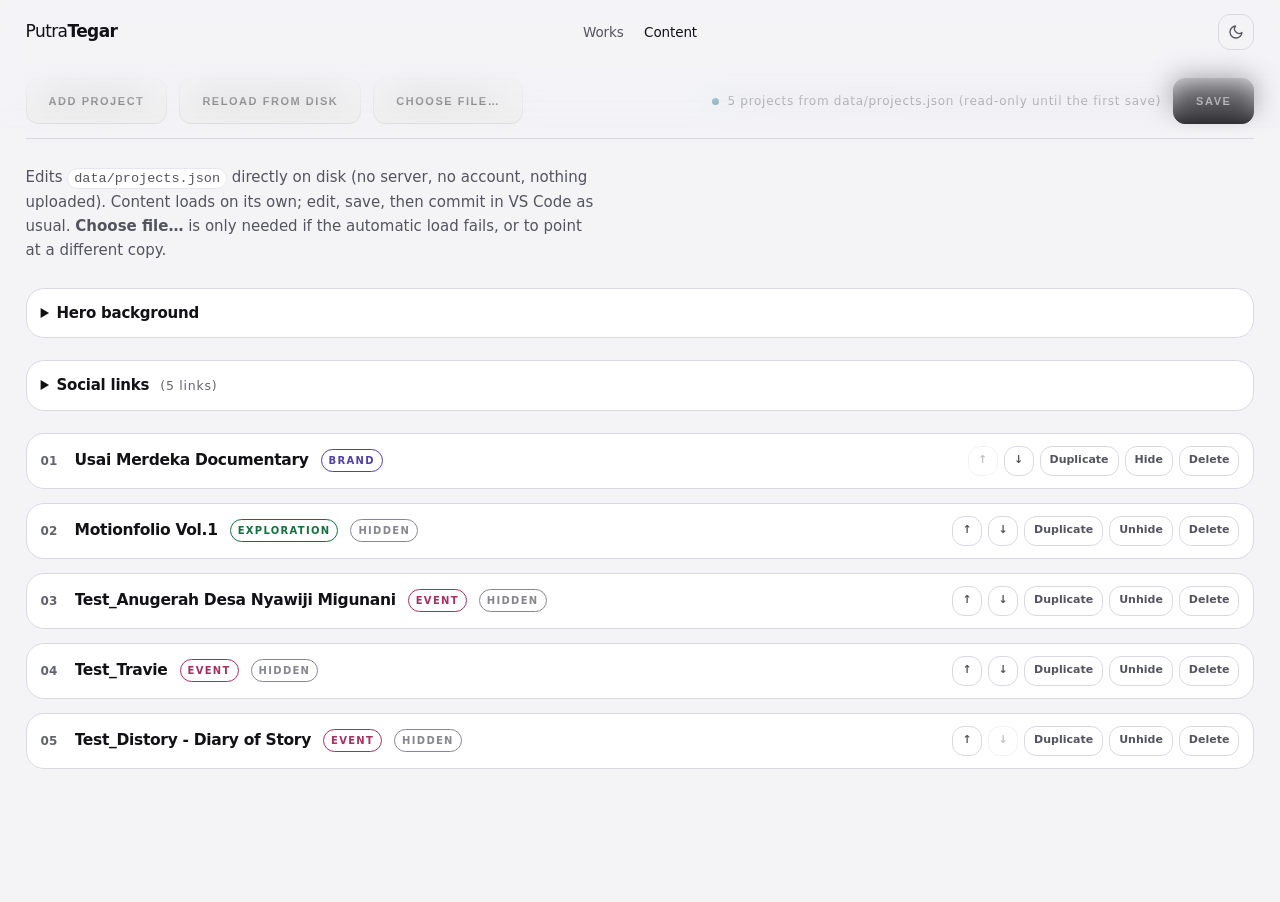
<file: admin/index.html>
<!DOCTYPE html>
<html lang="en">
<head>
<meta charset="utf-8">
<meta name="viewport" content="width=device-width, initial-scale=1">
<meta name="robots" content="noindex, nofollow">
<link rel="icon" href="../assets/favicon.svg" type="image/svg+xml">
<title>Admin :: Putra Tegar</title>
<link rel="stylesheet" href="../assets/site.css">
<script src="../assets/theme.js"></script>
<!-- SOCIAL / SOCIAL_KEYS come from here, shared with the About page so the
     list of platforms is defined in exactly one place. -->
<script src="../assets/social.js"></script>
<style>
  body{padding-bottom:120px}
  .bar{position:sticky;top:0;z-index:20;background:var(--ink);
    border-bottom:1px solid var(--line);display:flex;align-items:center;
    gap:12px;flex-wrap:wrap;padding:14px 0;margin-bottom:26px}
  .bar .grow{margin-left:auto}
  .status{font-size:12px;font-weight:500;letter-spacing:.06em;color:var(--dim);
    display:flex;align-items:center;gap:8px}
  .dot-s{width:7px;height:7px;border-radius:50%;background:var(--dimmer);flex:none}
  .dot-s.dirty{background:var(--event)}
  .dot-s.saved{background:var(--product)}

  .intro{max-width:60ch;color:var(--dim);font-size:15px;line-height:1.6;
    margin-bottom:26px}
  .intro code{font-size:13.5px;background:var(--card);padding:2px 6px;
    border:1px solid var(--line-soft);border-radius:var(--r-md)}

  .proj{border:1px solid var(--line);margin-bottom:14px;background:var(--card);
    border-radius:var(--r-lg);overflow:hidden}
  .proj.bad{border-color:var(--event)}
  .phd{display:flex;align-items:center;gap:12px;padding:12px 14px;
    cursor:pointer;user-select:none}
  .phd:hover{background:var(--art)}
  .idx{font-size:12px;font-weight:600;color:var(--dimmer);
    font-variant-numeric:tabular-nums;min-width:22px}
  .pname{font-weight:600;font-size:15.5px;letter-spacing:-.02em;
    overflow:hidden;text-overflow:ellipsis;white-space:nowrap}
  .chip{font-size:10px;font-weight:700;letter-spacing:.13em;text-transform:uppercase;
    color:var(--acc);border:1px solid currentColor;padding:3px 7px;flex:none;
    border-radius:999px}
  .warn{font-size:11px;color:var(--event);font-weight:600;flex:none}
  .chip.hidden{color:var(--dim);opacity:.7}
  .phd .tools{margin-left:auto;display:flex;gap:6px;flex:none}
  .mini{background:none;border:1px solid var(--line);color:var(--dim);
    font:inherit;font-size:11px;font-weight:600;padding:5px 9px;cursor:pointer;
    min-width:30px;min-height:30px;border-radius:var(--r-md)}
  .mini:hover:not(:disabled){color:var(--fg);border-color:var(--dim)}
  .mini:disabled{opacity:.35;cursor:not-allowed}
  .mini.del:hover{color:var(--event);border-color:var(--event)}

  .body-f{display:none;padding:4px 14px 18px;border-top:1px solid var(--line-soft)}
  .proj.open .body-f{display:block}
  .grid-f{display:grid;grid-template-columns:repeat(12,1fr);gap:14px}
  .f{grid-column:span 3;display:flex;flex-direction:column;gap:5px}
  .f.w6{grid-column:span 6}
  .f.w12{grid-column:span 12}
  .f > label{font-size:10.5px;font-weight:600;letter-spacing:.13em;
    text-transform:uppercase;color:var(--dimmer)}
  .f input,.f select,.f textarea{font:inherit;font-size:14px;
    background:var(--ink);color:var(--fg);border:1px solid var(--line);
    padding:9px 10px;border-radius:var(--r-md);width:100%}
  .f textarea{min-height:74px;resize:vertical;line-height:1.5}
  .f input:focus,.f select:focus,.f textarea:focus{outline:2px solid var(--acc);
    outline-offset:-1px;border-color:var(--acc)}
  .f .hint{font-size:11.5px;color:var(--dimmer);line-height:1.45}
  .f .err{font-size:11.5px;color:var(--event);font-weight:600}
  .f.invalid input,.f.invalid select{border-color:var(--event)}
  .row-check{display:flex;align-items:center;gap:9px;padding-top:22px}
  .row-check input{width:17px;height:17px;accent-color:var(--acc)}
  .row-check label{font-size:13.5px;font-weight:500;color:var(--fg);
    letter-spacing:-.01em;text-transform:none}

  .thumb{width:100%;aspect-ratio:16/9;object-fit:cover;border:1px solid var(--line-soft);
    border-radius:var(--r-lg);background:var(--art);margin-top:4px}
  .thumb.hide{display:none}

  .socbox{border:1px solid var(--line);background:var(--card);
    margin-bottom:22px;padding:0 14px;border-radius:var(--r-lg)}
  .socbox summary{cursor:pointer;padding:13px 0;font-weight:600;font-size:15px;
    letter-spacing:-.015em;user-select:none}
  .socbox[open] summary{border-bottom:1px solid var(--line-soft);
    margin-bottom:14px}
  .soccount{color:var(--dimmer);font-weight:500;font-size:12.5px;
    letter-spacing:.06em;margin-left:6px}
  .sochelp{color:var(--dim);font-size:13px;line-height:1.55;margin-bottom:14px;
    max-width:60ch}
  .socrow{display:flex;gap:8px;align-items:center;margin-bottom:8px;
    flex-wrap:wrap}
  .socrow .icon{width:32px;height:32px;flex:none;display:grid;
    place-items:center;border:1px solid var(--line);color:var(--dim);
    border-radius:var(--r-md)}
  .socrow .icon svg{width:15px;height:15px;fill:currentColor;display:block}
  .socrow select{flex:0 0 150px}
  .socrow input{flex:1 1 240px;min-width:0}
  .socrow select,.socrow input{font:inherit;font-size:13.5px;
    background:var(--ink);color:var(--fg);border:1px solid var(--line);
    padding:7px 9px;border-radius:var(--r-md)}
  .socrow.invalid input{border-color:var(--event)}
  .socbox > button{margin:6px 0 16px}

  .empty{border:1px dashed var(--line);padding:34px 20px;text-align:center;
    color:var(--dim);font-size:15px;border-radius:var(--r-lg)}

  /* ---------- project setting / content tabs ---------- */
  .tabs{display:flex;gap:6px;padding:14px 14px 0}
  .tab{background:none;border:1px solid var(--line);color:var(--dim);
    font:inherit;font-size:12.5px;font-weight:600;padding:8px 14px;
    cursor:pointer;border-radius:var(--r-md);transition:color .15s,border-color .15s}
  .tab:hover{color:var(--fg);border-color:var(--dim)}
  .tab.active{background:var(--fg);color:var(--ink);border-color:var(--fg)}
  .tabs + .grid-f{margin-top:14px}

  /* ---------- content blocks ---------- */
  .blk{border:1px solid var(--line-soft);background:var(--ink);margin-bottom:10px;
    border-radius:var(--r-md);overflow:hidden}
  .blk-hd{display:flex;align-items:center;gap:10px;padding:9px 11px;
    border-bottom:1px solid var(--line-soft);background:var(--card)}
  .blk-kind{font-size:11px;font-weight:700;letter-spacing:.1em;
    text-transform:uppercase;color:var(--acc)}
  .blk-hd .tools{margin-left:auto;display:flex;gap:6px}
  .blk-body{padding:12px 11px;display:grid;grid-template-columns:repeat(12,1fr);gap:12px}
  .blk-body .f{grid-column:span 6}
  .blk-body .f.w12{grid-column:span 12}
  .blk-body .row-check{padding-top:0;grid-column:span 3}
  .blk-add{display:flex;gap:8px;align-items:center;flex-wrap:wrap;padding-top:2px}
  .blk-add select{font:inherit;font-size:13.5px;background:var(--ink);color:var(--fg);
    border:1px solid var(--line);padding:7px 9px;border-radius:var(--r-md)}
  .blk-empty{border:1px dashed var(--line);padding:16px;text-align:center;
    color:var(--dimmer);font-size:13px;margin-bottom:10px;border-radius:var(--r-md)}
  @media (max-width:560px){.blk-body .f,.blk-body .row-check{grid-column:span 12}}

  .issues{border:1px solid var(--event);padding:12px 14px;margin-bottom:16px;
    font-size:13.5px;line-height:1.6;color:var(--fg);border-radius:var(--r-md)}
  .issues b{color:var(--event)}
  .issues ul{margin:6px 0 0 18px}

  @media (max-width:900px){
    .f{grid-column:span 6}
    .f.w6,.f.w12{grid-column:span 12}
  }
  @media (max-width:560px){
    .f{grid-column:span 12}
    .pname{white-space:normal}
  }
</style>
</head>
<body>
<div class="shell">

  <header>
    <a class="mark" href="../"><span class="mark-thin">Putra</span> Tegar</a>
    <nav>
      <a href="../works/">Works</a>
      <a href="./" aria-current="page">Content</a>
    </nav>
    <button class="mode" id="mode" type="button" aria-label="Switch to dark mode"></button>
  </header>

  <div class="bar">
    <button class="btn" id="add" type="button" disabled>Add project</button>
    <button class="btn" id="reload" type="button" disabled>Reload from disk</button>
    <button class="btn" id="open" type="button">Choose file&hellip;</button>
    <span class="grow"></span>
    <span class="status"><i class="dot-s" id="dot"></i><span id="msg">Loading&hellip;</span></span>
    <button class="btn solid" id="save" type="button" disabled>Save</button>
  </div>

  <p class="intro" id="intro">
    Edits <code>data/projects.json</code> directly on disk (no server, no account,
    nothing uploaded). Content loads on its own; edit, save, then commit in VS Code
    as usual. <strong>Choose file&hellip;</strong> is only needed if the automatic
    load fails, or to point at a different copy.
  </p>

  <div id="issues"></div>

  <details class="socbox" id="herobox">
    <summary>Hero background</summary>
    <p class="sochelp">The looping muted video behind the home page headline.
    Leave both empty to keep the local fallback file already in
    <code>index.html</code>.</p>
    <div class="grid-f" style="margin-bottom:14px">
      <div class="f w6">
        <label for="heroVideo">Video URL</label>
        <input type="text" id="heroVideo" placeholder="https://media.putrategar.com/hero-loop.webm">
        <div class="hint">Must be hosted on R2, not the repo. Autoplays muted, looping, no controls (same behaviour as now; only the source changes).</div>
      </div>
      <div class="f w6">
        <label for="heroPoster">Poster URL (optional)</label>
        <input type="text" id="heroPoster" placeholder="https://media.putrategar.com/hero-poster.jpg">
        <div class="hint">Shown before the video loads, and instead of it entirely if the visitor has "reduce motion" enabled.</div>
      </div>
    </div>
  </details>

  <details class="socbox" id="socbox">
    <summary>Social links <span class="soccount" id="soccount"></span></summary>
    <p class="sochelp">Shown as an icon row on the About page, in this order.
    Leave the list empty to hide the row entirely.</p>
    <div id="soclist"></div>
    <button class="btn" id="socadd" type="button">Add link</button>
  </details>

  <div id="list"></div>

</div>

<script>
/* ------------------------------------------------------------------ *
 * Local content editor for data/projects.json.
 * Uses the File System Access API to write the real file in place.
 * Browsers without it (Firefox, Safari) fall back to load-and-download.
 * ------------------------------------------------------------------ */

const CATS   = ['explainer', 'product', 'event', 'brand', 'exploration'];
/* Keep in step with FORMATS in assets/site.js. Ordered widest to tallest. */
const FORMATS = ['21:9', '16:9', '4:3', '1:1', '4:5', '9:16'];
const FORMAT_LABEL = {
  '21:9': '21:9 (cinematic)',
  '16:9': '16:9 (landscape)',
  '4:3':  '4:3 (standard)',
  '1:1':  '1:1 (square)',
  '4:5':  '4:5 (portrait)',
  '9:16': '9:16 (vertical)'
};
/* height ÷ width, for the "how tall will this card be" hint */
const FORMAT_RATIO = { '21:9': 9/21, '16:9': 9/16, '4:3': 3/4,
                       '1:1': 1, '4:5': 5/4, '9:16': 16/9 };
const SPANS  = [4, 6, 8];
const CAN_FS = 'showOpenFilePicker' in window;

/* ---------- embed URLs ----------
   A youtube.com/watch page sends X-Frame-Options: SAMEORIGIN, so an iframe
   pointing at one renders nothing at all — no error, just blank. Only the
   /embed/ form (YouTube) or the player.vimeo.com form (Vimeo) is frameable.
   Paste any normal share link and toYouTubeEmbed()/toVimeoEmbed() rewrite
   it; the *_EMBED_OK regexes are what validation insists on. */
const YT_EMBED_OK    = /^https:\/\/(www\.)?(youtube\.com\/embed\/|youtube-nocookie\.com\/embed\/)/;
const VIMEO_EMBED_OK = /^https:\/\/player\.vimeo\.com\/video\//;

/* Mirrors ytThumbs() in assets/site.js — the admin page does not load it. */
const YT_ID = /(?:youtube(?:-nocookie)?\.com\/(?:embed\/|watch\?(?:.*&)?v=|shorts\/|live\/)|youtu\.be\/)([\w-]{6,})/;

function ytThumbs(url) {
  const m = url && String(url).match(YT_ID);
  if (!m) return null;
  return {
    best: 'https://img.youtube.com/vi/' + m[1] + '/maxresdefault.jpg',
    fallback: 'https://img.youtube.com/vi/' + m[1] + '/mqdefault.jpg'
  };
}

/* A "poster" path ending in a video extension gets played (muted, looping)
   instead of shown as a still — the moving-thumbnail option. Mirrors the
   same check in cardHTML() (assets/site.js). */
const isVideoPath = s => /\.(webm|mp4|mov)(\?|#|$)/i.test(String(s || ''));

/* Card-thumbnail resolution — mirrors cardHTML() in assets/site.js: an
   explicit project-level `poster` always wins; otherwise the first block
   marked "Use as project thumbnail" supplies one (its own file if it's an
   image, its own poster still if it has one, a YouTube still if it's a
   YouTube block, or — for a self-hosted R2 video with no still — the video
   file itself, played as a moving thumbnail). No match at all falls back to
   generated art (handled by the caller, since that's drawn, not a URL). */
function deriveThumb(p) {
  if (p.poster) return { src: p.poster };
  const b = (p.blocks || []).find(x => x.useAsThumbnail);
  if (!b) return null;
  if (b.type === 'image') return b.url ? { src: b.url } : null;
  if (b.poster) return { src: b.poster };
  if (b.provider === 'youtube') {
    const yt = ytThumbs(b.url);
    return yt ? { src: yt.best, fallback: yt.fallback, viaYouTube: true } : null;
  }
  if (b.provider === 'r2' && b.url) return { src: b.url };
  return null;
}

function toYouTubeEmbed(url) {
  if (!url) return url;
  const u = url.trim();
  const m = u.match(/(?:youtube\.com\/(?:watch\?(?:.*&)?v=|shorts\/|live\/|embed\/)|youtu\.be\/)([\w-]{6,})/);
  return m ? 'https://www.youtube.com/embed/' + m[1] : u;
}
function toVimeoEmbed(url) {
  if (!url) return url;
  const u = url.trim();
  const m = u.match(/vimeo\.com\/(?:video\/)?(\d+)/);
  return m ? 'https://player.vimeo.com/video/' + m[1] : u;
}

/* ---------- content blocks ----------
   A project's body is a stack of blocks — video or image, any provider —
   rendered in order on the project page: the case-study layout. Kept
   separate from the top-level fields (title/summary/category/…), which
   still describe the project as a whole. */
const BLOCK_KINDS = [
  { key: 'video:r2',      label: 'Video: R2 (self-hosted)' },
  { key: 'video:youtube', label: 'Video: YouTube' },
  { key: 'video:vimeo',   label: 'Video: Vimeo' },
  { key: 'video:mux',     label: 'Video: Mux' },
  { key: 'video:frameio', label: 'Video: Frame.io' },
  { key: 'video:custom',  label: 'Video: Custom embed URL' },
  { key: 'image:r2',      label: 'Image: R2' }
];

/* Every provider — R2 included — defaults to a normal sound-on, click-to-play
   player. R2 isn't always b-roll: it's just as often the main piece, hosted
   there instead of on YouTube/Vimeo. The "minimalist" autoplay/muted/loop/
   no-controls treatment is one checkbox flip away when a block IS meant as
   an ambient loop — it's an option per block, not a default tied to provider. */
function newBlock(kind) {
  const [type, provider] = kind.split(':');
  const b = { type, provider, url: '', caption: '', featured: false, useAsThumbnail: false };
  if (type === 'video') {
    b.autoplay = false; b.muted = false; b.loop = false; b.controls = true;
    b.poster = '';
  }
  return b;
}

let doc = null;      // whole parsed file, categories preserved
let handle = null;   // FileSystemFileHandle when available
let dirty = false;
let openIdx = -1;    // which project is expanded
let openTab = 'setting'; // 'setting' | 'content' — which side of that project is showing

const $ = id => document.getElementById(id);

/* ---------- status ---------- */
function setStatus(text, state) {
  $('msg').textContent = text;
  $('dot').className = 'dot-s' + (state ? ' ' + state : '');
}
function markDirty() {
  dirty = true;
  setStatus('Unsaved changes', 'dirty');
  $('save').disabled = false;
}

/* ---------- validation ---------- */
function validate() {
  const seen = new Map();
  doc.projects.forEach((p, i) => {
    p._err = {};
    if (!p.slug || !p.slug.trim()) p._err.slug = 'Required';
    else if (!/^[a-z0-9]+(-[a-z0-9]+)*$/.test(p.slug))
      p._err.slug = 'Lowercase letters, numbers and single hyphens only';
    else if (seen.has(p.slug)) p._err.slug = 'Already used by #' + (seen.get(p.slug) + 1);
    else seen.set(p.slug, i);

    if (!p.title || !p.title.trim()) p._err.title = 'Required';
    if (!CATS.includes(p.category)) p._err.category = 'Pick a category';
    if (!FORMATS.includes(p.format)) p._err.format = 'Pick a format';
    if (!SPANS.includes(p.span)) p._err.span = 'Pick a width';

    p._blockErrCount = 0;
    (p.blocks || []).forEach(b => {
      b._err = '';
      const u = b.url && b.url.trim();
      if (!u) b._err = 'URL required';
      else if (b.provider === 'youtube' && !YT_EMBED_OK.test(u))
        b._err = 'Not the embeddable form (click out of the field and it will be converted)';
      else if (b.provider === 'vimeo' && !VIMEO_EMBED_OK.test(u))
        b._err = 'Not the embeddable form (click out of the field and it will be converted)';
      else if ((b.provider === 'frameio' || b.provider === 'custom') && !/^https:\/\//.test(u))
        b._err = 'Must start with https://';
      if (b._err) p._blockErrCount++;
    });
  });
  const projectErrs = doc.projects.reduce((n, p) =>
    n + Object.keys(p._err).length + (p._blockErrCount || 0), 0);

  /* Social rows: a row with neither field filled is just an empty slot the
     user hasn't finished — it gets dropped on save rather than blocking it.
     A half-filled row is a real mistake and does block. */
  let socialErrs = 0;
  (doc.social || []).forEach(s => {
    s._err = '';
    const hasUrl = s.url && s.url.trim();
    if (!s.platform && !hasUrl) return;
    if (!s.platform) s._err = 'Pick a platform';
    else if (!hasUrl) s._err = 'Add the URL';
    else if (!/^https?:\/\/.+/i.test(s.url.trim()))
      s._err = 'Must start with https://';
    if (s._err) socialErrs++;
  });

  return projectErrs + socialErrs;
}

/* ---------- social links editor ---------- */
function renderSocial() {
  const box = $('soclist');
  if (!box) return;
  box.innerHTML = '';
  const list = doc.social || [];

  $('soccount').textContent = list.length
    ? '(' + list.length + (list.length === 1 ? ' link)' : ' links)') : '(none yet)';

  list.forEach((s, i) => {
    const row = document.createElement('div');
    row.className = 'socrow' + (s._err ? ' invalid' : '');

    /* Live mark, so it's obvious which platform a row is without reading. */
    const icon = document.createElement('span');
    icon.className = 'icon';
    const ic = SOCIAL[s.platform];
    icon.innerHTML = ic
      ? `<svg viewBox="0 0 24 24" aria-hidden="true"><path d="${ic.path}"/></svg>`
      : '';
    row.appendChild(icon);

    const sel = document.createElement('select');
    sel.setAttribute('aria-label', 'Platform');
    sel.appendChild(new Option('Platform…', ''));
    SOCIAL_KEYS.forEach(k => {
      const o = new Option(SOCIAL[k].title, k);
      if (k === s.platform) o.selected = true;
      sel.appendChild(o);
    });
    sel.addEventListener('change', () => {
      s.platform = sel.value; markDirty(); render();
    });
    row.appendChild(sel);

    const url = document.createElement('input');
    url.type = 'url';
    url.placeholder = 'https://…';
    url.value = s.url || '';
    url.setAttribute('aria-label', 'Profile URL');
    url.addEventListener('input', () => { s.url = url.value; markDirty(); });
    url.addEventListener('change', () => render());
    row.appendChild(url);

    const mk = (txt, title, fn, off) => {
      const b = document.createElement('button');
      b.className = 'mini'; b.type = 'button';
      b.textContent = txt; b.title = title; b.setAttribute('aria-label', title);
      b.disabled = !!off;
      /* stopPropagation: these buttons call render(), which rebuilds #list and
         detaches the button mid-dispatch. Without stopping here the click
         keeps bubbling to any parent handler (e.g. a clickable header) whose
         ev.target.closest('.tools') guard then fails on the detached node. */
      b.addEventListener('click', ev => { ev.stopPropagation(); fn(); });
      row.appendChild(b);
      return b;
    };
    mk('↑', 'Move up', () => {
      [list[i - 1], list[i]] = [list[i], list[i - 1]]; markDirty(); render();
    }, i === 0);
    mk('↓', 'Move down', () => {
      [list[i + 1], list[i]] = [list[i], list[i + 1]]; markDirty(); render();
    }, i === list.length - 1);
    mk('Delete', 'Remove this link', () => {
      list.splice(i, 1); markDirty(); render();
    }).classList.add('del');

    if (s._err) {
      const e = document.createElement('div');
      e.className = 'err'; e.style.flexBasis = '100%'; e.textContent = s._err;
      row.appendChild(e);
    }
    box.appendChild(row);
  });
}

function renderIssues(count) {
  const box = $('issues');
  if (!count) { box.innerHTML = ''; return; }
  const lines = doc.projects.flatMap((p, i) => {
    const name = p.title || p.slug || 'untitled';
    const fieldLines = Object.entries(p._err).map(([f, m]) =>
      `<li>#${i + 1} ${name} &middot; <b>${f}</b>: ${m}</li>`);
    const blockLines = (p.blocks || []).flatMap((b, bi) => b._err
      ? [`<li>#${i + 1} ${name} &middot; <b>block ${bi + 1} (${b.provider})</b>: ${b._err}</li>`]
      : []);
    return fieldLines.concat(blockLines);
  });
  /* Social rows are listed too — otherwise Save goes grey with nothing on
     screen explaining why, since that section is collapsible. */
  (doc.social || []).forEach((s, i) => {
    if (s._err) lines.push(
      `<li>Social link #${i + 1}${s.platform ? ' (' + s.platform + ')' : ''} &middot; <b>${s._err}</b></li>`);
  });
  box.innerHTML = `<div class="issues"><b>${count} problem${count > 1 ? 's' : ''}
    to fix before saving</b><ul>${lines.join('')}</ul></div>`;
}

/* ---------- field builders ---------- */
function field(p, key, label, opts = {}) {
  const wrap = document.createElement('div');
  wrap.className = 'f' + (opts.wide ? ' w' + opts.wide : '');
  const id = key + '-' + Math.random().toString(36).slice(2, 7);

  const lab = document.createElement('label');
  lab.textContent = label; lab.htmlFor = id;
  wrap.appendChild(lab);

  let input;
  if (opts.options) {
    input = document.createElement('select');
    opts.options.forEach(o => {
      const op = document.createElement('option');
      op.value = String(o); op.textContent = opts.labels ? opts.labels[o] : o;
      input.appendChild(op);
    });
    input.value = String(p[key] ?? '');
  } else if (opts.textarea) {
    input = document.createElement('textarea');
    input.value = p[key] ?? '';
  } else {
    input = document.createElement('input');
    input.type = opts.number ? 'number' : 'text';
    if (opts.placeholder) input.placeholder = opts.placeholder;
    input.value = p[key] ?? '';
  }
  input.id = id;
  wrap.appendChild(input);

  if (p._err && p._err[key]) {
    wrap.classList.add('invalid');
    const e = document.createElement('div');
    e.className = 'err'; e.textContent = p._err[key];
    wrap.appendChild(e);
  } else if (opts.hint) {
    const h = document.createElement('div');
    h.className = 'hint'; h.textContent = opts.hint;
    wrap.appendChild(h);
  }

  input.addEventListener('input', () => {
    let v = input.value;
    if (opts.number) v = v === '' ? null : parseInt(v, 10);
    if (opts.options && opts.numericOption) v = parseInt(v, 10);
    p[key] = v;
    markDirty();
    /* render() rebuilds #list's innerHTML, which destroys and recreates this
       very input — fine for a <select>/number spinner (one interaction sets
       the whole value), but on a free-typed text field it drops keyboard
       focus after every character. Text fields defer their rerender to
       'change' below instead. */
    if (opts.rerender && (opts.options || opts.number)) render();
  });
  /* Rewrite on commit rather than per keystroke, so it doesn't fight typing. */
  if (opts.normalize) {
    input.addEventListener('change', () => {
      const fixed = opts.normalize(input.value);
      if (fixed !== input.value) { input.value = fixed; p[key] = fixed; markDirty(); }
      render();
    });
  } else if (opts.rerender && !opts.options && !opts.number) {
    input.addEventListener('change', () => render());
  }
  return wrap;
}

function checkbox(p, key, label) {
  const wrap = document.createElement('div');
  wrap.className = 'f row-check';
  const input = document.createElement('input');
  input.type = 'checkbox'; input.checked = !!p[key];
  input.id = key + '-' + Math.random().toString(36).slice(2, 7);
  const lab = document.createElement('label');
  lab.textContent = label; lab.htmlFor = input.id;
  input.addEventListener('change', () => { p[key] = input.checked; markDirty(); });
  wrap.append(input, lab);
  return wrap;
}

/* ---------- content-block field builders ----------
   Same shape as field()/checkbox() above, but operating on a block object
   nested inside a project rather than the project itself. */
function blockField(b, key, label, opts = {}) {
  const wrap = document.createElement('div');
  wrap.className = 'f' + (opts.wide ? ' w' + opts.wide : '');
  const id = 'blk-' + key + '-' + Math.random().toString(36).slice(2, 7);
  const lab = document.createElement('label');
  lab.textContent = label; lab.htmlFor = id;
  wrap.appendChild(lab);

  const input = document.createElement('input');
  input.type = 'text'; input.id = id;
  if (opts.placeholder) input.placeholder = opts.placeholder;
  input.value = b[key] ?? '';
  wrap.appendChild(input);

  if (opts.errText) {
    wrap.classList.add('invalid');
    const e = document.createElement('div');
    e.className = 'err'; e.textContent = opts.errText;
    wrap.appendChild(e);
  } else if (opts.hint) {
    const h = document.createElement('div');
    h.className = 'hint'; h.textContent = opts.hint;
    wrap.appendChild(h);
  }

  input.addEventListener('input', () => { b[key] = input.value; markDirty(); });
  if (opts.normalize) {
    input.addEventListener('change', () => {
      const fixed = opts.normalize(input.value);
      if (fixed !== input.value) { input.value = fixed; b[key] = fixed; }
      markDirty(); render();
    });
  }
  return wrap;
}

function blockCheck(b, key, label, disabled) {
  const wrap = document.createElement('div');
  wrap.className = 'row-check';
  if (disabled) wrap.style.opacity = '.5';
  const input = document.createElement('input');
  input.type = 'checkbox'; input.checked = !!b[key]; input.disabled = !!disabled;
  input.id = 'blk-' + key + '-' + Math.random().toString(36).slice(2, 7);
  const lab = document.createElement('label');
  lab.textContent = label; lab.htmlFor = input.id;
  input.addEventListener('change', () => {
    b[key] = input.checked;
    /* Autoplay forces Muted — browsers refuse unmuted autoplay outright. */
    if (key === 'autoplay' && input.checked) b.muted = true;
    markDirty(); render();
  });
  wrap.append(input, lab);
  return wrap;
}

const BLOCK_URL_LABEL = {
  r2: { video: 'R2 video URL', image: 'R2 image URL' },
  youtube: { video: 'YouTube URL' },
  vimeo: { video: 'Vimeo URL' },
  mux: { video: 'Mux Playback ID' },
  frameio: { video: 'Frame.io share link' },
  custom: { video: 'Embed URL (iframe src)' }
};
const BLOCK_URL_PLACEHOLDER = {
  r2: 'https://media.putrategar.com/…',
  youtube: 'Paste any YouTube link',
  vimeo: 'Paste any Vimeo link',
  mux: 'e.g. AbC123XyZ',
  frameio: 'https://f.io/…',
  custom: 'https://…'
};

function renderBlocks(p) {
  const box = document.createElement('div');
  box.className = 'f w12';
  const lab = document.createElement('label');
  lab.textContent = 'Blocks (display order)';
  box.appendChild(lab);

  if (!(p.blocks || []).length) {
    const empty = document.createElement('div');
    empty.className = 'blk-empty';
    empty.textContent = 'No content blocks yet (this project page will show '
      + 'placeholder art until you add one below).';
    box.appendChild(empty);
  }

  (p.blocks || []).forEach((b, bi) => {
    const kindLabel = (BLOCK_KINDS.find(k => k.key === b.type + ':' + b.provider) || {})
      .label || (b.provider + ' ' + b.type);

    const blk = document.createElement('div');
    blk.className = 'blk';

    const hd = document.createElement('div');
    hd.className = 'blk-hd';
    hd.innerHTML = `<span class="idx">${String(bi + 1).padStart(2, '0')}</span>
      <span class="blk-kind">${kindLabel.replace(/^(Video|Image): /, '')}</span>`;
    const tools = document.createElement('span');
    tools.className = 'tools';
    const mkb = (txt, title, fn, off) => {
      const btn = document.createElement('button');
      btn.className = 'mini'; btn.type = 'button'; btn.textContent = txt;
      btn.title = title; btn.setAttribute('aria-label', title); btn.disabled = !!off;
      btn.addEventListener('click', ev => { ev.stopPropagation(); fn(); });
      tools.appendChild(btn);
      return btn;
    };
    mkb('↑', 'Move up', () => {
      [p.blocks[bi - 1], p.blocks[bi]] = [p.blocks[bi], p.blocks[bi - 1]];
      markDirty(); render();
    }, bi === 0);
    mkb('↓', 'Move down', () => {
      [p.blocks[bi + 1], p.blocks[bi]] = [p.blocks[bi], p.blocks[bi + 1]];
      markDirty(); render();
    }, bi === p.blocks.length - 1);
    mkb('Delete', 'Remove this block', () => {
      p.blocks.splice(bi, 1); markDirty(); render();
    }).classList.add('del');
    hd.appendChild(tools);
    blk.appendChild(hd);

    const body = document.createElement('div');
    body.className = 'blk-body';

    const urlLabel = (BLOCK_URL_LABEL[b.provider] || {})[b.type] || 'URL';
    const urlOpts = { wide: 12, placeholder: BLOCK_URL_PLACEHOLDER[b.provider] || '' };
    if (b.provider === 'youtube') urlOpts.normalize = toYouTubeEmbed;
    if (b.provider === 'vimeo') urlOpts.normalize = toVimeoEmbed;
    if (b._err) urlOpts.errText = b._err;
    body.appendChild(blockField(b, 'url', urlLabel, urlOpts));

    if (b.type === 'video') {
      body.appendChild(blockField(b, 'poster', 'Poster (optional)', { wide: 12,
        placeholder: b.provider === 'youtube'
          ? 'Leave blank to use the YouTube thumbnail automatically'
          : 'https://media.putrategar.com/….jpg (shown before play, and as the Recent Works thumbnail)' }));
    }

    if (b.type === 'video' && b.provider !== 'frameio' && b.provider !== 'custom') {
      body.appendChild(blockCheck(b, 'autoplay', 'Autoplay'));
      body.appendChild(blockCheck(b, 'muted', 'Muted', b.autoplay));
      body.appendChild(blockCheck(b, 'loop', 'Loop'));
      body.appendChild(blockCheck(b, 'controls', 'Controls'));
      if (b.autoplay) {
        const note = document.createElement('div');
        note.className = 'hint'; note.style.gridColumn = 'span 12';
        note.textContent = 'Autoplay requires sound off (browsers refuse it otherwise), so Muted is forced on.';
        body.appendChild(note);
      }
    }

    body.appendChild(blockField(b, 'caption', 'Caption (optional)', { wide: 12,
      placeholder: 'Shown under this block, e.g. "01, Logo animation"' }));

    body.appendChild(blockCheck(b, 'featured', 'Show in Recent Works (home page)'));
    body.appendChild(blockCheck(b, 'useAsThumbnail', 'Use as project thumbnail'));
    {
      const note = document.createElement('div');
      note.className = 'hint'; note.style.gridColumn = 'span 12';
      note.textContent = 'Recent Works pulls individual blocks, not whole projects '
        + '(two blocks from the same project can both appear there). Project thumbnail '
        + 'is separate: only used when Project Setting’s Thumbnail field is empty, and '
        + 'only the first block marked for it counts.';
      body.appendChild(note);
    }

    blk.appendChild(body);
    box.appendChild(blk);
  });

  const add = document.createElement('div');
  add.className = 'blk-add';
  const sel = document.createElement('select');
  sel.setAttribute('aria-label', 'Block type');
  BLOCK_KINDS.forEach(k => sel.appendChild(new Option(k.label, k.key)));
  const addBtn = document.createElement('button');
  addBtn.type = 'button'; addBtn.className = 'mini';
  addBtn.textContent = '+ Add block';
  addBtn.addEventListener('click', () => {
    p.blocks = p.blocks || [];
    p.blocks.push(newBlock(sel.value));
    markDirty(); render();
  });
  add.append(sel, addBtn);
  box.appendChild(add);

  return box;
}

/* ---------- render ---------- */
function render() {
  const problems = validate();
  renderIssues(problems);
  $('save').disabled = !dirty || problems > 0;
  renderSocial();

  const list = $('list');
  list.innerHTML = '';

  if (!doc.projects.length) {
    list.innerHTML = `<div class="empty">No projects yet. Click
      <strong>Add project</strong> to create the first one.</div>`;
    return;
  }

  doc.projects.forEach((p, i) => {
    const el = document.createElement('div');
    el.className = 'proj c-' + (CATS.includes(p.category) ? p.category : 'event')
      + (i === openIdx ? ' open' : '')
      + (Object.keys(p._err).length ? ' bad' : '');

    /* header */
    const hd = document.createElement('div');
    hd.className = 'phd';
    hd.innerHTML =
      `<span class="idx">${String(i + 1).padStart(2, '0')}</span>
       <span class="pname">${(p.title || 'Untitled').replace(/[<>&]/g, '')}</span>
       <span class="chip">${p.category || '—'}</span>
       ${p.hidden ? '<span class="chip hidden">hidden</span>' : ''}
       ${Object.keys(p._err).length ? '<span class="warn">needs attention</span>' : ''}
       <span class="tools"></span>`;
    hd.addEventListener('click', ev => {
      if (ev.target.closest('.tools') || !document.contains(ev.target)) return;
      openIdx = (openIdx === i ? -1 : i);
      openTab = 'setting';
      render();
    });

    const tools = hd.querySelector('.tools');
    const mk = (txt, title, fn, off) => {
      const b = document.createElement('button');
      b.className = 'mini'; b.type = 'button';
      b.textContent = txt; b.title = title; b.setAttribute('aria-label', title);
      b.disabled = !!off;
      /* stopPropagation is load-bearing here: these buttons sit inside the
         clickable .phd header, whose own click handler toggles the project
         open/closed. The buttons call render(), which rebuilds #list and
         detaches the button mid-dispatch — so the header's
         ev.target.closest('.tools') guard then fails on the detached node
         and the toggle runs anyway, reopening a different project and
         making the delete look like it didn't happen. */
      b.addEventListener('click', ev => { ev.stopPropagation(); fn(); });
      tools.appendChild(b);
      return b;
    };
    mk('↑', 'Move up', () => {
      [doc.projects[i - 1], doc.projects[i]] = [doc.projects[i], doc.projects[i - 1]];
      if (openIdx === i) openIdx = i - 1;
      markDirty(); render();
    }, i === 0);
    mk('↓', 'Move down', () => {
      [doc.projects[i + 1], doc.projects[i]] = [doc.projects[i], doc.projects[i + 1]];
      if (openIdx === i) openIdx = i + 1;
      markDirty(); render();
    }, i === doc.projects.length - 1);
    mk('Duplicate', 'Duplicate this project', () => {
      const copy = JSON.parse(JSON.stringify(p));
      delete copy._err;
      copy.slug = (copy.slug || 'project') + '-copy';
      copy.title = copy.title + ' (copy)';
      doc.projects.splice(i + 1, 0, copy);
      openIdx = i + 1; markDirty(); render();
    });
    mk(p.hidden ? 'Unhide' : 'Hide', p.hidden ? 'Show on the web' : 'Hide from the web', () => {
      p.hidden = !p.hidden;
      markDirty(); render();
    });
    mk('Delete', 'Delete this project', () => {
      if (!confirm(`Delete "${p.title || p.slug}"? This cannot be undone here ` +
                   `(you can still discard the change with git).`)) return;
      doc.projects.splice(i, 1);
      openIdx = -1; markDirty(); render();
    }).classList.add('del');

    el.appendChild(hd);

    /* fields — built only for the open row, so 30 projects stay light */
    const body = document.createElement('div');
    body.className = 'body-f';
    if (i === openIdx) {
      const tabs = document.createElement('div');
      tabs.className = 'tabs';
      const mkTab = (key, label) => {
        const b = document.createElement('button');
        b.type = 'button'; b.className = 'tab' + (openTab === key ? ' active' : '');
        b.textContent = label;
        b.addEventListener('click', () => { openTab = key; render(); });
        tabs.appendChild(b);
      };
      mkTab('setting', 'Project Setting');
      mkTab('content', 'Content' + ((p.blocks || []).length ? ' (' + p.blocks.length + ')' : ''));
      body.appendChild(tabs);

      const g = document.createElement('div');
      g.className = 'grid-f';

      if (openTab === 'setting') {
        g.append(
          field(p, 'title', 'Title', { wide: 6, rerender: true }),
          field(p, 'slug', 'Slug (URL)', { wide: 6, hint: 'Used in the address. Changing it breaks existing links.' }),
          field(p, 'category', 'Category', { options: CATS, rerender: true }),
          field(p, 'format', 'Format', {
            options: FORMATS, labels: FORMAT_LABEL, rerender: true,
            hint: 'Aspect ratio of the card and the still.'
          }),
          field(p, 'span', 'Card width', {
            options: SPANS, numericOption: true, rerender: true,
            labels: { 4: '4 (narrow)', 6: '6 (half)', 8: '8 (wide)' },
            /* On the works page span sets the width and format sets the
               height, so a tall ratio in a wide slot produces a monstrous
               card. The home page is unaffected (its bento uses a fixed
               template, not span/format). */
            hint: (() => {
              const w = { 4: 391, 6: 597, 8: 802 }[p.span];
              const r = FORMAT_RATIO[p.format];
              if (!w || !r) return 'Width on the works page. Ignored on phones.';
              const h = Math.round(w * r);
              return (h > 900 ? '⚠ ' : '') +
                `≈ ${w}×${h}px on the works page` +
                (h > 900 ? ' (very tall, consider a narrower width)' : '');
            })()
          }),
          field(p, 'client', 'Client', { wide: 6 }),
          field(p, 'tags', 'Hashtags', {
            wide: 6, placeholder: 'json, interactive, sport',
            hint: 'Comma- or space-separated, # optional either way. Shown on the project page as #json #interactive #sport.'
          }),
          field(p, 'tools', 'Tools', { wide: 6, placeholder: 'After Effects, Blender' }),
          field(p, 'summary', 'Overview', { wide: 12, textarea: true }),
          field(p, 'poster', 'Thumbnail', {
            wide: 6, placeholder: 'https://media.putrategar.com/thumb.webp',
            rerender: true,
            hint: 'Image (JPEG/PNG/WebP/GIF) or video (WebM, for a moving, '
                + 'muted, looping thumbnail). Must be hosted on R2, not the '
                + 'repo. Leave empty to use Content’s "Use as project '
                + 'thumbnail" block instead.'
          })
        );

        /* live thumbnail preview */
        const prev = document.createElement('div');
        prev.className = 'f w6';
        const plab = document.createElement('label');
        plab.textContent = 'Preview';
        const thumb = deriveThumb(p);
        const isVid = thumb && isVideoPath(thumb.src);
        const media = isVid ? document.createElement('video') : document.createElement('img');
        media.className = 'thumb' + (thumb ? '' : ' hide');
        if (isVid) {
          media.autoplay = true; media.muted = true; media.loop = true;
          media.playsInline = true; media.controls = false;
        } else {
          media.alt = '';
        }
        if (thumb) {
          const prop = isVid ? 'src' : 'src';
          media[prop] = /^(https?:)?\/\//.test(thumb.src) || thumb.src[0] === '/'
            ? thumb.src : '../' + thumb.src;
          if (!isVid && thumb.fallback) {
            media.addEventListener('error', () => { media.src = thumb.fallback; }, { once: true });
          }
        }
        const pmsg = document.createElement('div');
        pmsg.className = 'hint';
        pmsg.textContent = p.poster ? ''
          : thumb ? (thumb.viaYouTube
              ? 'Using that block’s YouTube thumbnail automatically (no upload needed).'
              : 'Using that block’s content as the thumbnail (marked "Use as project thumbnail" under Content).')
          : 'No thumbnail set (generated art will be used).';
        if (p.poster && !isVid) {
          media.addEventListener('error', () => {
            media.classList.add('hide');
            pmsg.textContent = 'Not found at that URL. Double-check it against R2.';
            pmsg.style.color = 'var(--event)';
          });
        }
        prev.append(plab, media, pmsg);
        /* Pin the derived URL into the field, for when you want it fixed
           rather than following whatever that block becomes later. */
        if (thumb && !p.poster) {
          const pin = document.createElement('button');
          pin.type = 'button'; pin.className = 'mini';
          pin.textContent = 'Pin this URL into Thumbnail';
          pin.style.marginTop = '8px'; pin.style.alignSelf = 'flex-start';
          pin.addEventListener('click', () => {
            p.poster = thumb.src; markDirty(); render();
          });
          prev.appendChild(pin);
        }
        g.appendChild(prev);
      } else {
        g.appendChild(renderBlocks(p));
      }
      body.appendChild(g);
    }
    el.appendChild(body);
    list.appendChild(el);
  });
}

/* ---------- remembering which file we write to ----------
   A FileSystemFileHandle survives in IndexedDB, so the file only has to be
   picked once ever. Chrome still needs a user gesture to re-grant write
   permission, which the Save click itself provides. */
const DB_NAME = 'pt-admin', STORE = 'handles', KEY = 'projects';

function idb() {
  return new Promise((res, rej) => {
    const r = indexedDB.open(DB_NAME, 1);
    r.onupgradeneeded = () => r.result.createObjectStore(STORE);
    r.onsuccess = () => res(r.result);
    r.onerror = () => rej(r.error);
  });
}
async function idbSet(v) {
  const db = await idb();
  return new Promise((res, rej) => {
    const t = db.transaction(STORE, 'readwrite');
    t.objectStore(STORE).put(v, KEY);
    t.oncomplete = res; t.onerror = () => rej(t.error);
  });
}
async function idbGet() {
  const db = await idb();
  return new Promise((res, rej) => {
    const t = db.transaction(STORE, 'readonly');
    const q = t.objectStore(STORE).get(KEY);
    q.onsuccess = () => res(q.result); q.onerror = () => rej(q.error);
  });
}

/* ---------- file IO ---------- */
function load(text, name, connected) {
  let parsed;
  try { parsed = JSON.parse(text); }
  catch (e) {
    alert('That file is not valid JSON.\n\n' + e.message +
          '\n\nFix it in a text editor, or reopen the last committed version.');
    return false;
  }
  if (!parsed || !Array.isArray(parsed.projects)) {
    alert('That JSON has no "projects" array. Is it the right file?');
    return false;
  }
  doc = parsed;
  doc.categories = doc.categories || [];
  doc.social = Array.isArray(doc.social) ? doc.social : [];
  doc.hero = (doc.hero && typeof doc.hero === 'object') ? doc.hero : { video: '', poster: '' };
  $('heroVideo').value = doc.hero.video || '';
  $('heroPoster').value = doc.hero.poster || '';
  /* Migrate any pre-"blocks" project (a single top-level embed/video field)
     into the new content-block shape, so an older file on disk still opens
     cleanly instead of losing its media. */
  doc.projects.forEach(p => {
    if (!Array.isArray(p.blocks)) {
      p.blocks = [];
      if (p.embed) p.blocks.push({
        type: 'video', provider: /vimeo\.com/.test(p.embed) ? 'vimeo' : 'youtube',
        url: p.embed, poster: '', caption: '', featured: false,
        autoplay: false, muted: false, loop: true, controls: true
      });
      if (p.video) p.blocks.push({
        type: 'video', provider: 'r2', url: p.video, poster: '', caption: '', featured: false,
        autoplay: false, muted: false, loop: false, controls: true
      });
    }
    delete p.embed; delete p.video;
  });
  dirty = false; openIdx = -1;
  $('add').disabled = false;
  $('reload').disabled = false;
  $('save').disabled = true;
  setStatus(doc.projects.length + ' projects from ' +
    (connected ? name : name + ' (read-only until the first save)'), 'saved');
  render();
  return true;
}

/* Pick the file once; it is remembered for every session after. */
async function pickFile() {
  if (!CAN_FS) return false;
  try {
    [handle] = await window.showOpenFilePicker({
      types: [{ description: 'JSON', accept: { 'application/json': ['.json'] } }]
    });
    try { await idbSet(handle); } catch (e) { /* private mode: no memory */ }
    return true;
  } catch (e) {
    if (e.name !== 'AbortError') alert('Could not open that file: ' + e.message);
    return false;
  }
}

async function readFromHandle() {
  const f = await handle.getFile();
  return load(await f.text(), f.name, true);
}

/* Fetching puts the content on screen with no dialog at all. Writing still
   needs a handle, which is why Save may ask for the file the first time. */
async function fetchContent() {
  try {
    const r = await fetch('../data/projects.json', { cache: 'no-store' });
    if (!r.ok) return false;
    return load(await r.text(), 'data/projects.json', false);
  } catch (e) { return false; }
}

async function boot() {
  if (CAN_FS) {
    try {
      const stored = await idbGet();
      if (stored) {
        handle = stored;
        if (await handle.queryPermission({ mode: 'read' }) === 'granted') {
          if (await readFromHandle()) return;
        }
      }
    } catch (e) { handle = null; }
  }
  if (await fetchContent()) return;
  setStatus('Click "Choose file…" to load data/projects.json', '');
}

$('open').addEventListener('click', async () => {
  if (CAN_FS) { if (await pickFile()) await readFromHandle(); return; }
  const inp = document.createElement('input');
  inp.type = 'file'; inp.accept = '.json,application/json';
  inp.addEventListener('change', async () => {
    const f = inp.files[0];
    if (f) load(await f.text(), f.name, false);
  });
  inp.click();
});

$('reload').addEventListener('click', async () => {
  if (dirty && !confirm('Discard unsaved changes and reload from disk?')) return;
  if (handle) {
    try {
      if (await handle.queryPermission({ mode: 'read' }) === 'granted') {
        await readFromHandle(); return;
      }
    } catch (e) { /* fall through to fetch */ }
  }
  await fetchContent();
});

$('socadd').addEventListener('click', () => {
  doc.social = doc.social || [];
  doc.social.push({ platform: '', url: '' });
  $('socbox').open = true;
  markDirty(); render();
});

$('heroVideo').addEventListener('input', () => {
  doc.hero.video = $('heroVideo').value; markDirty();
});
$('heroPoster').addEventListener('input', () => {
  doc.hero.poster = $('heroPoster').value; markDirty();
});

$('add').addEventListener('click', () => {
  doc.projects.unshift({
    slug: '', title: '', category: 'explainer', client: '',
    format: '16:9', span: 6, featured: false, tags: '', tools: '',
    summary: '', poster: '', blocks: []
  });
  openIdx = 0;
  markDirty(); render();
  window.scrollTo({ top: 0, behavior: 'smooth' });
});

$('save').addEventListener('click', async () => {
  /* Backstop: normalise every embed block URL here too, so a watch link
     cannot reach the file even if the field never lost focus before the
     click. */
  doc.projects.forEach(p => (p.blocks || []).forEach(b => {
    if (b.provider === 'youtube' && b.url) b.url = toYouTubeEmbed(b.url);
    if (b.provider === 'vimeo' && b.url) b.url = toVimeoEmbed(b.url);
  }));
  if (validate() > 0) { render(); return; }

  const out = {
    hero: { video: (doc.hero.video || '').trim(), poster: (doc.hero.poster || '').trim() },
    categories: doc.categories,
    social: doc.social.filter(s => s.platform && s.url && s.url.trim())
                      .map(s => ({ platform: s.platform, url: s.url.trim() })),
    projects: doc.projects.map(p => {
      const c = { ...p };
      delete c._err; delete c._blockErrCount;
      c.blocks = (c.blocks || []).map(b => { const bc = { ...b }; delete bc._err; return bc; });
      return c;
    })
  };
  const text = JSON.stringify(out, null, 2) + '\n';

  if (CAN_FS) {
    /* The very first save picks the file; after that the handle comes back
       from IndexedDB and this never runs again. */
    if (!handle && !await pickFile()) return;
    try {
      if (await handle.queryPermission({ mode: 'readwrite' }) !== 'granted' &&
          await handle.requestPermission({ mode: 'readwrite' }) !== 'granted') {
        alert('Write permission was declined, so nothing was saved.');
        return;
      }
      const w = await handle.createWritable();
      await w.write(text);
      await w.close();
      dirty = false;
      setStatus('Saved, commit it in VS Code', 'saved');
      $('save').disabled = true;
    } catch (e) {
      alert('Could not write the file: ' + e.message);
    }
    return;
  }

  const url = URL.createObjectURL(new Blob([text], { type: 'application/json' }));
  const a = document.createElement('a');
  a.href = url; a.download = 'projects.json';
  document.body.appendChild(a); a.click(); a.remove();
  setTimeout(() => URL.revokeObjectURL(url), 1000);
  dirty = false;
  setStatus('Downloaded (replace data/projects.json with it)', 'saved');
  $('save').disabled = true;
});

/* Mirrors initTheme() in assets/site.js — the admin page does not load it
   (see the FORMATS/YT_ID/ytThumbs duplication above for why), so the click
   handler that actually makes the header's mode button do anything has to
   live here too. theme.js only does the silent pre-paint restore. */
(function initTheme() {
  const root = document.documentElement;
  const btn = $('mode');
  if (!btn) return;
  const isDark = () => root.getAttribute('data-theme') === 'dark';
  const SUN = '<svg width="16" height="16" viewBox="0 0 24 24" fill="none" stroke="currentColor" stroke-width="2" stroke-linecap="round" stroke-linejoin="round"><circle cx="12" cy="12" r="5"/><line x1="12" y1="1" x2="12" y2="3"/><line x1="12" y1="21" x2="12" y2="23"/><line x1="4.22" y1="4.22" x2="5.64" y2="5.64"/><line x1="18.36" y1="18.36" x2="19.78" y2="19.78"/><line x1="1" y1="12" x2="3" y2="12"/><line x1="21" y1="12" x2="23" y2="12"/><line x1="4.22" y1="19.78" x2="5.64" y2="18.36"/><line x1="18.36" y1="5.64" x2="19.78" y2="4.22"/></svg>';
  const MOON = '<svg width="16" height="16" viewBox="0 0 24 24" fill="none" stroke="currentColor" stroke-width="2" stroke-linecap="round" stroke-linejoin="round"><path d="M21 12.79A9 9 0 1 1 11.21 3 7 7 0 0 0 21 12.79z"/></svg>';
  const sync = () => {
    const d = isDark();
    btn.innerHTML = d ? SUN : MOON;
    btn.setAttribute('aria-label', d ? 'Switch to light mode' : 'Switch to dark mode');
  };
  btn.addEventListener('click', () => {
    const next = isDark() ? 'light' : 'dark';
    root.setAttribute('data-theme', next);
    try { localStorage.setItem('pt-theme', next); } catch (e) {}
    sync();
  });
  sync();
})();

boot();

addEventListener('beforeunload', e => {
  if (dirty) { e.preventDefault(); e.returnValue = ''; }
});

if (!CAN_FS) {
  $('intro').innerHTML +=
    '<br><br><strong>This browser cannot write files directly.</strong> ' +
    'Saving will download <code>projects.json</code> instead, and you replace ' +
    'the file in <code>data/</code> yourself. Chrome or Edge can write in place.';
}
</script>
</body>
</html>
</file>
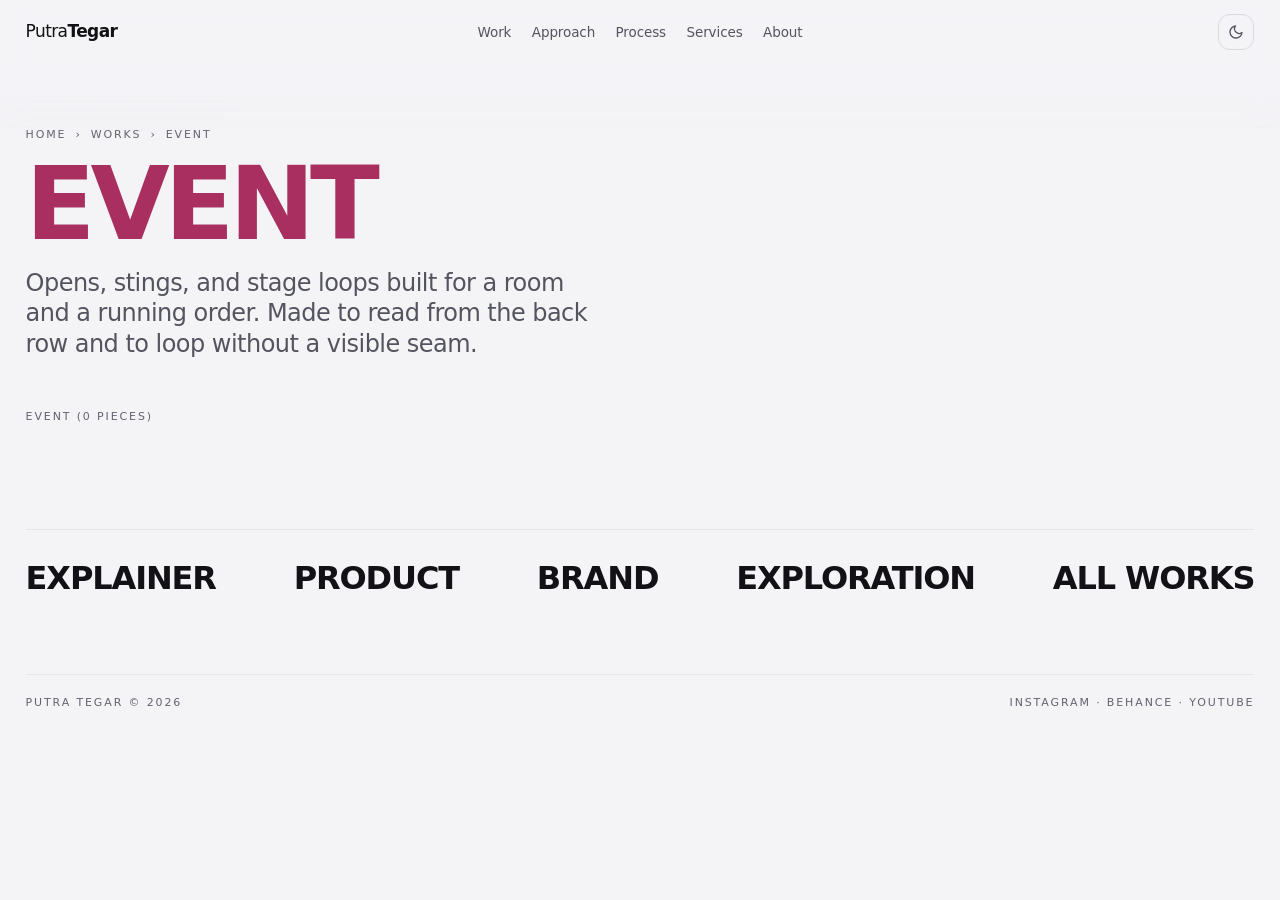
<file: works/event/index.html>
﻿<!DOCTYPE html>
<html lang="en">
<head>
<meta charset="utf-8">
<meta name="viewport" content="width=device-width, initial-scale=1">
<link rel="icon" href="../../assets/favicon.svg" type="image/svg+xml">
<title>Event :: Putra Tegar</title>
<meta name="description" content="Event opens, stings, and stage loops built for a room and a running order.">
<link rel="stylesheet" href="../../assets/site.css">
<script src="../../assets/theme.js"></script>
<script src="../../assets/transitions.js"></script>
</head>
<body class="c-event">
<div class="shell">

  <header>
    <a class="mark" href="../../"><span class="mark-thin">Putra</span> Tegar</a>
    <nav>
      <a href="../../#work">Work</a>
      <a href="../../#approach">Approach</a>
      <a href="../../#process">Process</a>
      <a href="../../#services">Services</a>
      <a href="../../#about">About</a>
    </nav>
    <button class="mode" id="mode" type="button" aria-label="Switch to dark mode"></button>
  </header>

  <section class="phead">
    <div class="crumb lab"><a href="../../">Home</a> &rsaquo; <a href="../">Works</a> &rsaquo; <span>Event</span></div>
    <h1 class="ptitle" style="color:var(--acc)">Event</h1>
    <p class="pblurb">Opens, stings, and stage loops built for a room and a running
    order. Made to read from the back row and to loop without a visible seam.</p>
  </section>

  <section>
    <div class="grid-head">
      <span class="lab">Event (<span id="count">loading</span>)</span>
    </div>
    <div class="grid" id="grid"></div>
    <div class="nextrow">
      <a href="../explainer/">Explainer</a>
      <a href="../product/">Product</a>
      <a href="../brand/">Brand</a>
      <a href="../exploration/">Exploration</a>
      <a href="../">All works</a>
    </div>
  </section>

  <footer>
    <span class="lab">Putra Tegar &copy; 2026</span>
    <span class="lab">Instagram &middot; Behance &middot; YouTube</span>
  </footer>

</div>
<script src="../../assets/site.js" data-root="../../"></script>
<script>renderGrid({ filter: 'event', hrefBase: '../project/' });</script>
</body>
</html>
</file>
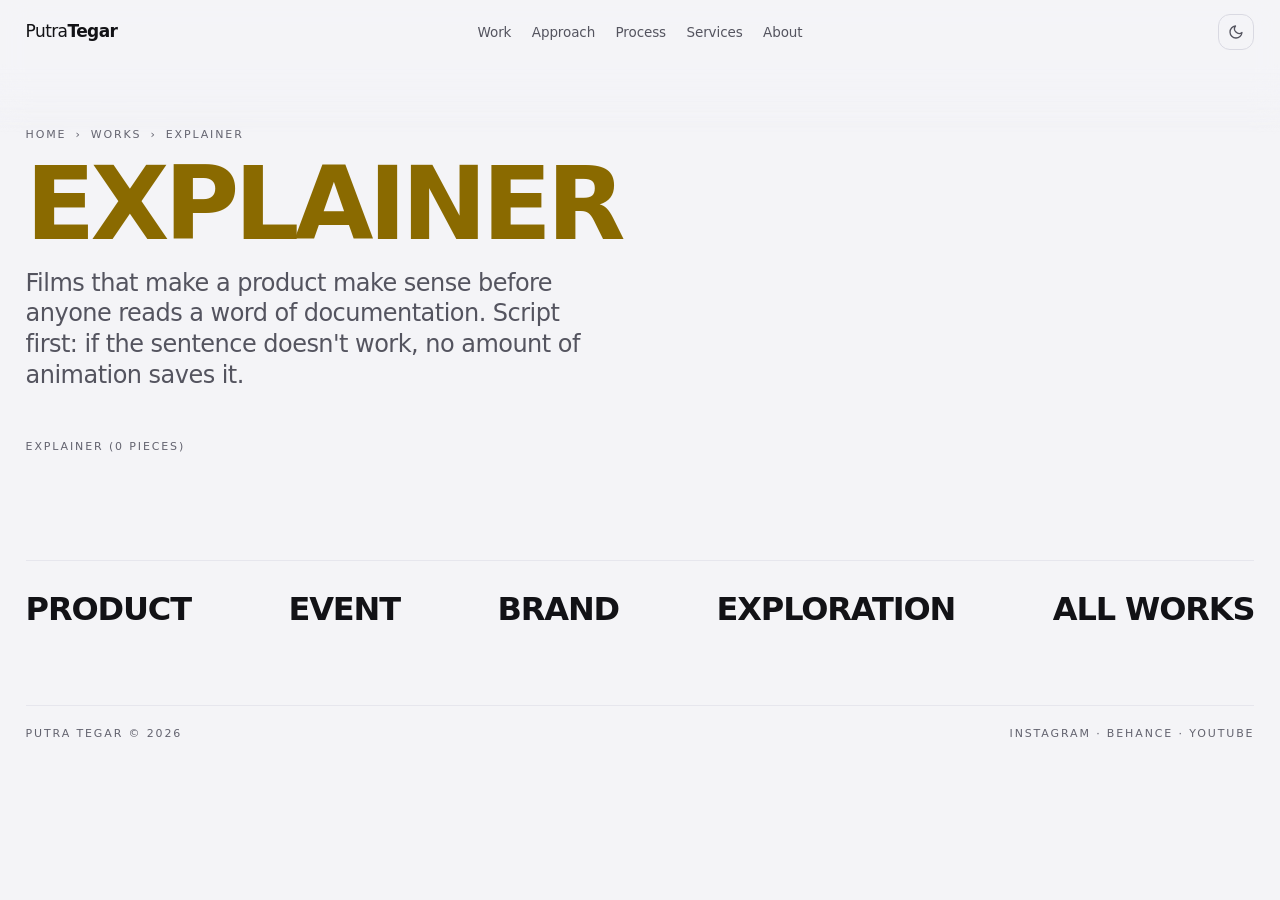
<file: works/explainer/index.html>
﻿<!DOCTYPE html>
<html lang="en">
<head>
<meta charset="utf-8">
<meta name="viewport" content="width=device-width, initial-scale=1">
<link rel="icon" href="../../assets/favicon.svg" type="image/svg+xml">
<title>Explainer :: Putra Tegar</title>
<meta name="description" content="Explainer films that make a product make sense before anyone reads the documentation.">
<link rel="stylesheet" href="../../assets/site.css">
<script src="../../assets/theme.js"></script>
<script src="../../assets/transitions.js"></script>
</head>
<body class="c-explainer">
<div class="shell">

  <header>
    <a class="mark" href="../../"><span class="mark-thin">Putra</span> Tegar</a>
    <nav>
      <a href="../../#work">Work</a>
      <a href="../../#approach">Approach</a>
      <a href="../../#process">Process</a>
      <a href="../../#services">Services</a>
      <a href="../../#about">About</a>
    </nav>
    <button class="mode" id="mode" type="button" aria-label="Switch to dark mode"></button>
  </header>

  <section class="phead">
    <div class="crumb lab"><a href="../../">Home</a> &rsaquo; <a href="../">Works</a> &rsaquo; <span>Explainer</span></div>
    <h1 class="ptitle" style="color:var(--acc)">Explainer</h1>
    <p class="pblurb">Films that make a product make sense before anyone reads a word
    of documentation. Script first: if the sentence doesn't work, no amount of
    animation saves it.</p>
  </section>

  <section>
    <div class="grid-head">
      <span class="lab">Explainer (<span id="count">loading</span>)</span>
    </div>
    <div class="grid" id="grid"></div>
    <div class="nextrow">
      <a href="../product/">Product</a>
      <a href="../event/">Event</a>
      <a href="../brand/">Brand</a>
      <a href="../exploration/">Exploration</a>
      <a href="../">All works</a>
    </div>
  </section>

  <footer>
    <span class="lab">Putra Tegar &copy; 2026</span>
    <span class="lab">Instagram &middot; Behance &middot; YouTube</span>
  </footer>

</div>
<script src="../../assets/site.js" data-root="../../"></script>
<script>renderGrid({ filter: 'explainer', hrefBase: '../project/' });</script>
</body>
</html>
</file>
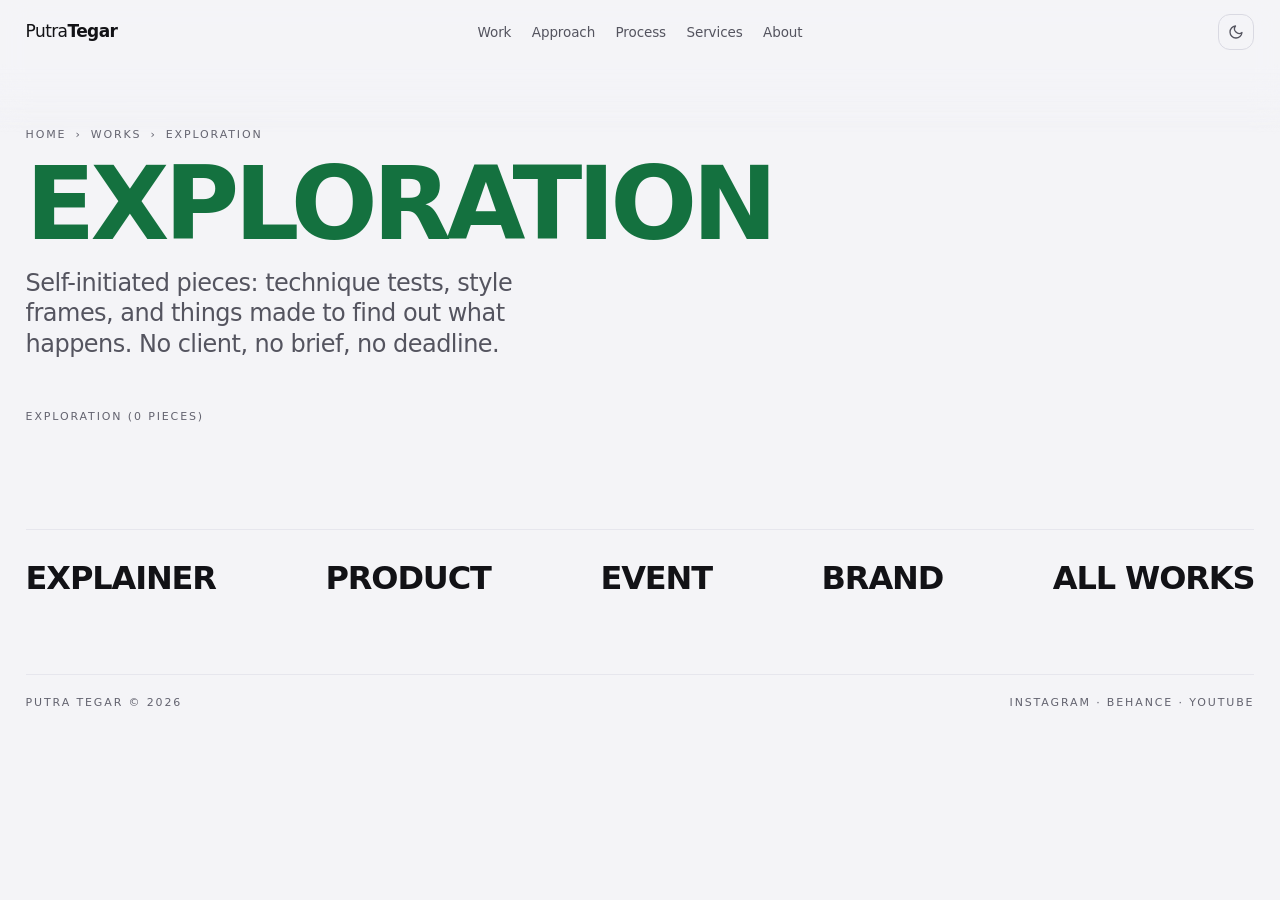
<file: works/exploration/index.html>
﻿<!DOCTYPE html>
<html lang="en">
<head>
<meta charset="utf-8">
<meta name="viewport" content="width=device-width, initial-scale=1">
<link rel="icon" href="../../assets/favicon.svg" type="image/svg+xml">
<title>Exploration :: Putra Tegar</title>
<meta name="description" content="Self-initiated motion work: technique tests, style frames, and experiments.">
<link rel="stylesheet" href="../../assets/site.css">
<script src="../../assets/theme.js"></script>
<script src="../../assets/transitions.js"></script>
</head>
<body class="c-exploration">
<div class="shell">

  <header>
    <a class="mark" href="../../"><span class="mark-thin">Putra</span> Tegar</a>
    <nav>
      <a href="../../#work">Work</a>
      <a href="../../#approach">Approach</a>
      <a href="../../#process">Process</a>
      <a href="../../#services">Services</a>
      <a href="../../#about">About</a>
    </nav>
    <button class="mode" id="mode" type="button" aria-label="Switch to dark mode"></button>
  </header>

  <section class="phead">
    <div class="crumb lab"><a href="../../">Home</a> &rsaquo; <a href="../">Works</a> &rsaquo; <span>Exploration</span></div>
    <h1 class="ptitle" style="color:var(--acc)">Exploration</h1>
    <p class="pblurb">Self-initiated pieces: technique tests, style frames, and things made to find out what happens. No client, no brief, no deadline.</p>
  </section>

  <section>
    <div class="grid-head">
      <span class="lab">Exploration (<span id="count">loading</span>)</span>
    </div>
    <div class="grid" id="grid"></div>
    <div class="nextrow">
      <a href="../explainer/">Explainer</a>
      <a href="../product/">Product</a>
      <a href="../event/">Event</a>
      <a href="../brand/">Brand</a>
      <a href="../">All works</a>
    </div>
  </section>

  <footer>
    <span class="lab">Putra Tegar &copy; 2026</span>
    <span class="lab">Instagram &middot; Behance &middot; YouTube</span>
  </footer>

</div>
<script src="../../assets/site.js" data-root="../../"></script>
<script>renderGrid({ filter: 'exploration', hrefBase: '../project/' });</script>
</body>
</html>
</file>
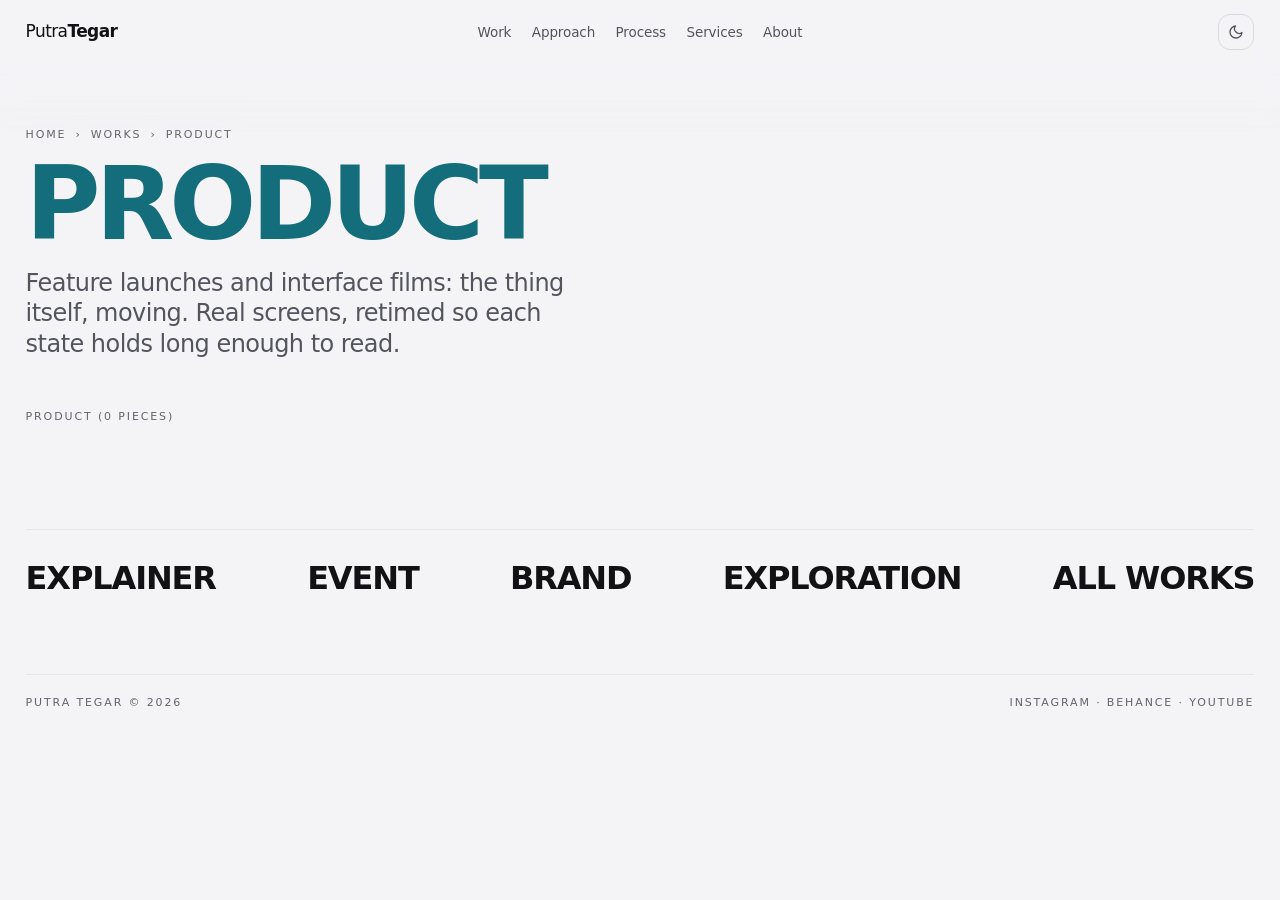
<file: works/product/index.html>
﻿<!DOCTYPE html>
<html lang="en">
<head>
<meta charset="utf-8">
<meta name="viewport" content="width=device-width, initial-scale=1">
<link rel="icon" href="../../assets/favicon.svg" type="image/svg+xml">
<title>Product :: Putra Tegar</title>
<meta name="description" content="Product films and interface motion for feature launches.">
<link rel="stylesheet" href="../../assets/site.css">
<script src="../../assets/theme.js"></script>
<script src="../../assets/transitions.js"></script>
</head>
<body class="c-product">
<div class="shell">

  <header>
    <a class="mark" href="../../"><span class="mark-thin">Putra</span> Tegar</a>
    <nav>
      <a href="../../#work">Work</a>
      <a href="../../#approach">Approach</a>
      <a href="../../#process">Process</a>
      <a href="../../#services">Services</a>
      <a href="../../#about">About</a>
    </nav>
    <button class="mode" id="mode" type="button" aria-label="Switch to dark mode"></button>
  </header>

  <section class="phead">
    <div class="crumb lab"><a href="../../">Home</a> &rsaquo; <a href="../">Works</a> &rsaquo; <span>Product</span></div>
    <h1 class="ptitle" style="color:var(--acc)">Product</h1>
    <p class="pblurb">Feature launches and interface films: the thing itself, moving.
    Real screens, retimed so each state holds long enough to read.</p>
  </section>

  <section>
    <div class="grid-head">
      <span class="lab">Product (<span id="count">loading</span>)</span>
    </div>
    <div class="grid" id="grid"></div>
    <div class="nextrow">
      <a href="../explainer/">Explainer</a>
      <a href="../event/">Event</a>
      <a href="../brand/">Brand</a>
      <a href="../exploration/">Exploration</a>
      <a href="../">All works</a>
    </div>
  </section>

  <footer>
    <span class="lab">Putra Tegar &copy; 2026</span>
    <span class="lab">Instagram &middot; Behance &middot; YouTube</span>
  </footer>

</div>
<script src="../../assets/site.js" data-root="../../"></script>
<script>renderGrid({ filter: 'product', hrefBase: '../project/' });</script>
</body>
</html>
</file>
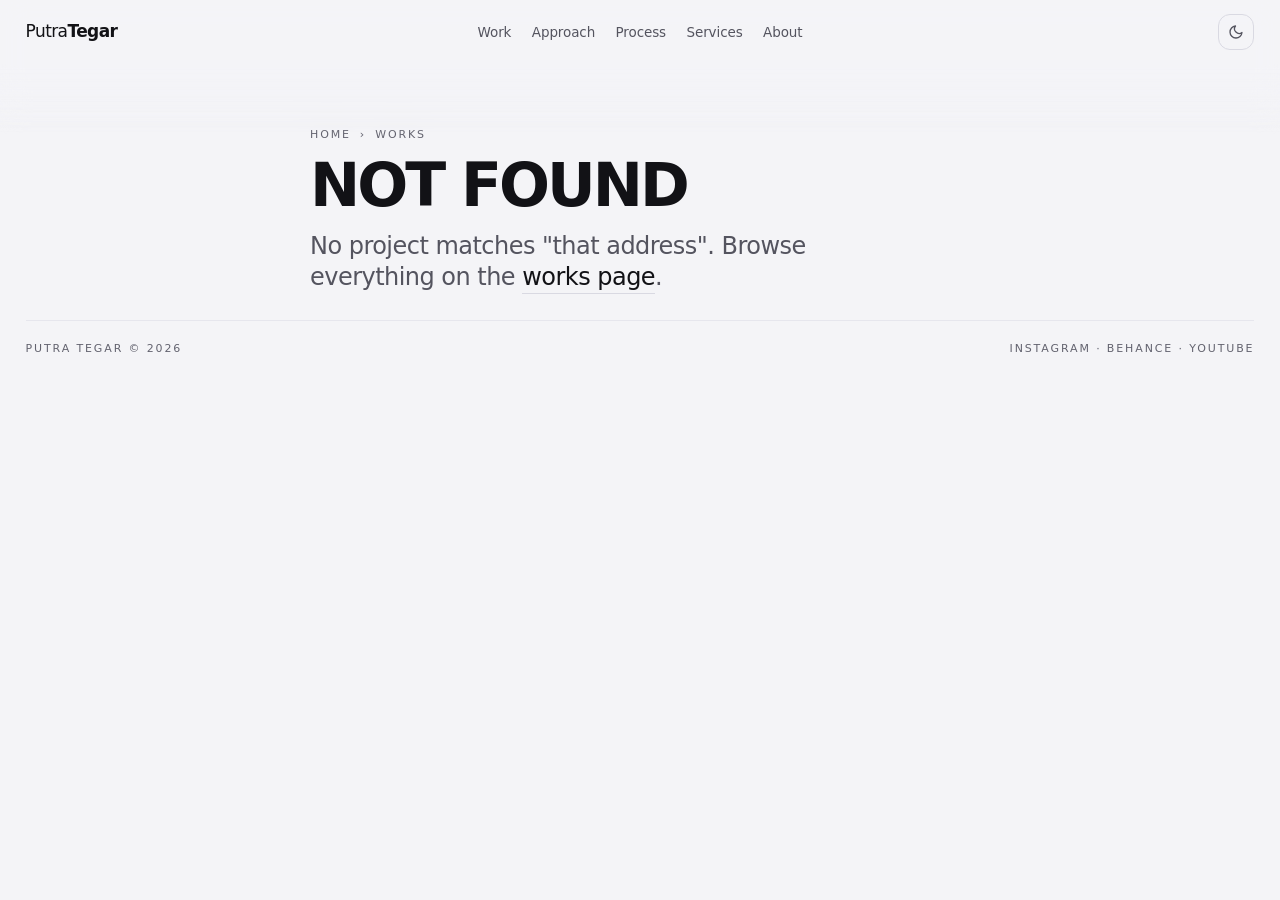
<file: works/project/index.html>
﻿<!DOCTYPE html>
<html lang="en">
<head>
<meta charset="utf-8">
<meta name="viewport" content="width=device-width, initial-scale=1">
<link rel="icon" href="../../assets/favicon.svg" type="image/svg+xml">
<title>Project :: Putra Tegar</title>
<link rel="stylesheet" href="../../assets/site.css">
<script src="../../assets/theme.js"></script>
<script src="../../assets/transitions.js"></script>
<!-- TOOLS / findTool() / toolBadgeSVG() come from here, shared with the
     admin editor so the tool index is defined in exactly one place. -->
<script src="../../assets/tools.js"></script>
</head>
<body>
<div class="shell">

  <header>
    <a class="mark" href="../../"><span class="mark-thin">Putra</span> Tegar</a>
    <nav>
      <a href="../../#work">Work</a>
      <a href="../../#approach">Approach</a>
      <a href="../../#process">Process</a>
      <a href="../../#services">Services</a>
      <a href="../../#about">About</a>
    </nav>
    <button class="mode" id="mode" type="button" aria-label="Switch to dark mode"></button>
  </header>

  <main id="proj">
    <section class="phead">
      <div class="crumb lab"><a href="../../">Home</a> &rsaquo; <a href="../">Works</a></div>
      <h1 class="ptitle">Loading</h1>
    </section>
  </main>

  <footer>
    <span class="lab">Putra Tegar &copy; 2026</span>
    <span class="lab">Instagram &middot; Behance &middot; YouTube</span>
  </footer>

</div>
<!-- Outside .shell on purpose — a modal overlay belongs at the document
     root, not inside a max-width wrapper it needs to cover regardless of. -->
<div class="lightbox" id="lightbox">
  <button class="lightbox-close" type="button" aria-label="Close preview">&times;</button>
  <div class="lightbox-content" id="lightboxContent"></div>
</div>
<script src="../../assets/site.js" data-root="../../"></script>
<script>
/* ---------- content-block lightbox ----------
   Moves the clicked block's actual media node into the overlay rather than
   cloning it — reparenting a <video>/<iframe> preserves its playback state
   (an autoplaying loop just keeps looping, seamlessly bigger), where
   cloning would create a second, independent element starting from zero. */
(function setupLightbox() {
  const box = document.getElementById('lightbox');
  const content = document.getElementById('lightboxContent');
  let homeParent = null, homeNext = null, active = null;

  function close() {
    if (!active) return;
    homeParent.insertBefore(active, homeNext);
    box.classList.remove('open');
    document.body.style.overflow = '';
    active = null;
  }
  function open(media) {
    if (active) close();
    homeParent = media.parentElement;
    homeNext = media.nextSibling;
    active = media;
    content.appendChild(media);
    box.classList.add('open');
    document.body.style.overflow = 'hidden';
  }

  box.addEventListener('click', e => { if (e.target === box) close(); });
  box.querySelector('.lightbox-close').addEventListener('click', close);
  addEventListener('keydown', e => { if (e.key === 'Escape') close(); });

  /* Delegated, so it keeps working after el.innerHTML replaces the blocks —
     no need to re-wire listeners on every render. */
  document.addEventListener('click', e => {
    const btn = e.target.closest('.block-expand');
    if (!btn) return;
    const media = btn.previousElementSibling;
    if (media) open(media);
  });
})();

(async function () {
  const el = document.getElementById('proj');
  const slug = new URLSearchParams(location.search).get('p');
  try {
    const d = await data();
    const p = d.projects.find(x => x.slug === slug);
    if (!p || p.hidden) {
      el.innerHTML = `<section class="phead">
        <div class="crumb lab"><a href="../../">Home</a> &rsaquo; <a href="../">Works</a></div>
        <h1 class="ptitle">Not found</h1>
        <p class="pblurb">No project matches "${slug ? slug.replace(/[<>&"]/g,'') : 'that address'}".
        Browse everything on the <a class="mailto" href="../">works page</a>.</p></section>`;
      return;
    }
    document.title = p.title + ' &middot; Putra Tegar';
    document.body.className = 'c-' + p.category;

    const visible = d.projects.filter(x => !x.hidden);
    const i = visible.indexOf(p);
    const next = visible[(i + 1) % visible.length];
    const cat = p.category[0].toUpperCase() + p.category.slice(1);

    /* Playback params are built here rather than stored raw in projects.json —
       admin only stores the plain autoplay/muted/loop/controls booleans per
       block, and this turns them into each provider's actual query string.
       Autoplay always forces muted: browsers refuse unmuted autoplay
       outright, so a block asking for both silently gets sound stripped
       rather than failing to play at all. */
    const ytSrc = b => {
      const id = (String(b.url).match(/embed\/([\w-]+)/) || [])[1];
      if (!id) return null;
      const q = new URLSearchParams({ rel: '0', iv_load_policy: '3', playsinline: '1' });
      q.set('controls', b.controls === false ? '0' : '1');
      if (b.loop) { q.set('loop', '1'); q.set('playlist', id); }
      if (b.autoplay) { q.set('autoplay', '1'); q.set('mute', '1'); }
      else if (b.muted) q.set('mute', '1');
      return b.url.split('?')[0] + '?' + q;
    };
    const vimeoSrc = b => {
      const id = (String(b.url).match(/vimeo\.com\/(?:video\/)?(\d+)/) || [])[1];
      if (!id) return null;
      const q = new URLSearchParams({ title: '0', byline: '0', portrait: '0' });
      q.set('controls', b.controls === false ? '0' : '1');
      if (b.loop) q.set('loop', '1');
      if (b.autoplay) { q.set('autoplay', '1'); q.set('muted', '1'); }
      else if (b.muted) q.set('muted', '1');
      return 'https://player.vimeo.com/video/' + id + '?' + q;
    };
    /* Mux's public embed player (player.mux.com) accepts the same shape of
       param as its own <mux-player> element. block.url is either a bare
       Playback ID or a full player.mux.com link. */
    const muxSrc = b => {
      const raw = String(b.url).trim();
      const id = /^[\w-]+$/.test(raw) ? raw : (raw.match(/player\.mux\.com\/([\w-]+)/) || [])[1];
      if (!id) return null;
      const q = new URLSearchParams();
      if (b.autoplay) q.set('autoplay', 'muted');
      else if (b.muted) q.set('muted', 'true');
      if (b.loop) q.set('loop', 'true');
      return 'https://player.mux.com/' + id + (q.toString() ? '?' + q : '');
    };
    const IFRAME_ALLOW = 'autoplay; accelerometer; clipboard-write; encrypted-media; gyroscope; picture-in-picture';
    const EXPAND_ICON = '<svg width="15" height="15" viewBox="0 0 24 24" fill="none" stroke="currentColor" stroke-width="2" stroke-linecap="round" stroke-linejoin="round"><path d="M8 3H5a2 2 0 0 0-2 2v3M16 3h3a2 2 0 0 1 2 2v3M21 16v3a2 2 0 0 1-2 2h-3M3 16v3a2 2 0 0 0 2 2h3"/></svg>';

    function renderBlock(b) {
      let inner = '';
      if (b.type === 'image') {
        inner = `<img src="${esc(assetUrl(b.url))}" alt="${esc(b.caption || p.title)}" loading="lazy">`;
      } else if (b.provider === 'youtube') {
        const src = ytSrc(b);
        if (src) inner = `<iframe src="${esc(src)}" title="${esc(p.title)}" allow="${IFRAME_ALLOW}"
          referrerpolicy="strict-origin-when-cross-origin" allowfullscreen loading="lazy"></iframe>`;
      } else if (b.provider === 'vimeo') {
        const src = vimeoSrc(b);
        if (src) inner = `<iframe src="${esc(src)}" title="${esc(p.title)}" allow="${IFRAME_ALLOW}"
          allowfullscreen loading="lazy"></iframe>`;
      } else if (b.provider === 'mux') {
        const src = muxSrc(b);
        if (src) inner = `<iframe src="${esc(src)}" title="${esc(p.title)}" allow="${IFRAME_ALLOW}"
          allowfullscreen loading="lazy"></iframe>`;
      } else if (b.provider === 'frameio' || b.provider === 'custom') {
        /* Escape hatch: whatever URL was pasted, embedded as-is, no param
           rewriting — for providers with no stable public query-param API. */
        if (b.url) inner = `<iframe src="${esc(b.url)}" title="${esc(p.title)}" allow="${IFRAME_ALLOW}"
          allowfullscreen loading="lazy"></iframe>`;
      } else if (b.provider === 'r2') {
        const attrs = ['playsinline'];
        if (b.autoplay) attrs.push('autoplay');
        if (b.autoplay || b.muted) attrs.push('muted');
        if (b.loop) attrs.push('loop');
        if (b.controls) attrs.push('controls');
        inner = `<video src="${esc(assetUrl(b.url))}" ${attrs.join(' ')} preload="metadata"${
          b.poster ? ` poster="${esc(assetUrl(b.poster))}"` : ''}></video>`;
      }
      if (!inner) return '';
      const cap = b.caption ? `<p class="block-cap">${esc(b.caption)}</p>` : '';
      /* The expand button is a separate hit target from the media itself —
         making the whole block clickable would fight a video's own native
         play/pause controls, and clicks inside a cross-origin iframe (a
         YouTube/Vimeo/etc. embed) can't be detected from this page at all,
         so a plain "click the block" handler wouldn't even work for those. */
      return `<div class="block-item"><div class="block">${inner}
        <button class="block-expand" type="button" aria-label="View larger">${EXPAND_ICON}</button>
      </div>${cap}</div>`;
    }

    /* p.tags isn't shown on this page — still in the data, still what
       drives the hover title on grid cards and bento tiles (parseTags() /
       tagsHTML() in assets/site.js). */
    const toolsList = (p.tools || '').split(',').map(s => s.trim()).filter(Boolean);
    /* An overlapping icon stack + count ("N tools"), not a pill per tool —
       hovering (or keyboard-focusing) it reveals the full list, each with
       its badge from assets/tools.js (findTool()/toolBadgeSVG(), shared
       with the admin editor's picker). Only the first few badges stack
       visually (TOOL_STACK_MAX); beyond that a "+N" caps the stack instead
       of it growing without bound. A name typed by hand that isn't in that
       index still counts and still shows in the hover list, it just has no
       badge to contribute to the stack. */
    const TOOL_STACK_MAX = 4;
    const toolsHTML = toolsList.length ? (() => {
      const shown = toolsList.slice(0, TOOL_STACK_MAX);
      const overflow = toolsList.length - shown.length;
      const stackHTML = shown.map((name, i) => {
        const tool = findTool(name);
        return `<span class="tool-stack-item" style="z-index:${shown.length - i}">${
          tool ? toolBadgeSVG(tool) : '<span class="tool-stack-blank"></span>'}</span>`;
      }).join('');
      const moreHTML = overflow > 0 ? `<span class="tool-stack-more">+${overflow}</span>` : '';
      return `
      <div class="tools-pop">
        <button type="button" class="pill tools-trigger">
          <span class="tool-stack">${stackHTML}${moreHTML}</span>
          <span>${toolsList.length} tool${toolsList.length === 1 ? '' : 's'}</span>
        </button>
        <div class="tools-list" role="tooltip">
          ${toolsList.map(name => {
            const tool = findTool(name);
            return `<div class="tools-list-row">${tool ? toolBadgeSVG(tool) : ''}<span>${esc(name)}</span></div>`;
          }).join('')}
        </div>
      </div>`;
    })() : '';

    /* Category and Tools now share one row — Category on the left, Tools on
       the right (.pmeta-split) — instead of each claiming a full row of its
       own. Description keeps its "Description" label; neither of these
       does, just the pill/trigger. Tools is omitted entirely when there are
       none, leaving Category to fill the row alone. Tags no longer show on
       this page at all — still in the data, still used by the card/bento
       hover (see the comment above toolsList for where p.tags is used). */
    const metaParts = [];
    if (p.summary) metaParts.push(
      `<div class="pmeta-row"><span class="lab">Description</span><p>${p.summary}</p></div>`);
    metaParts.push(
      `<div class="pmeta-row pmeta-split"><span class="pill">${cat}</span>${toolsHTML}</div>`);
    const metaHTML = metaParts.join('');

    const blocksHTML = (p.blocks && p.blocks.length)
      ? p.blocks.map(renderBlock).join('')
      : `<div class="block-item"><div class="block" style="aspect-ratio:16/9;position:relative;color:var(--acc)">
          <svg viewBox="0 0 160 90" preserveAspectRatio="none"
            style="position:absolute;inset:0;width:100%;height:100%;opacity:var(--art-op)"
            aria-hidden="true">${art(p.category, 1, 160, 90)}</svg>
          <span class="lab" style="position:absolute;left:16px;bottom:14px">Video not uploaded yet</span>
        </div></div>`;

    el.innerHTML = `
      <section class="phead">
        <div class="crumb lab"><a href="../../">Home</a> &rsaquo; <a href="../">Works</a>
          &rsaquo; <a href="../${p.category}/">${cat}</a></div>
        <h1 class="ptitle">${p.title}</h1>
      </section>
      <div class="pmeta">${metaHTML}</div>
      <div class="blocks">${blocksHTML}</div>
      <div class="nextrow">
        <span class="lab">Next</span>
        <a href="./?p=${next.slug}">${next.title}</a>
      </div>`;
  } catch (e) {
    el.innerHTML = `<section class="phead"><h1 class="ptitle">Unavailable</h1>
      <p class="pblurb">${e.message}</p></section>`;
  }
})();
</script>
</body>
</html>
</file>
<file: assets/site.css>
@import url('https://api.fontshare.com/v2/css?f[]=general-sans@400,500,600,700&display=swap');

/* Light is the studio's default and wins on first load regardless of the
   viewer's OS setting. Dark is opt-in via the header toggle, and the choice
   is stored so it survives navigation (see assets/theme.js). */
:root{
  color-scheme:light;
  --ink:#F4F4F7; --card:#FFFFFF; --art:#FBFBFD;
  --line:#D9D9E2; --line-soft:#E6E6ED;
  --fg:#121216; --dim:#54545F; --dimmer:#63636F;
  --explainer:#8A6A00; --product:#136D7B; --event:#A82F60; --brand:#5040A8;
  --exploration:#14713F;
  --art-op:.92; --grain:.26;
  --sans:"General Sans",system-ui,-apple-system,"Segoe UI",sans-serif;
  --gut:clamp(16px,2vw,28px);
  /* Two radii, not a scale of ten: --r-lg rounds media surfaces (thumbnails,
     the video player), --r-md rounds controls (buttons, icon links). Same
     pair in both themes — roundness isn't a colour concern, so it's declared
     once here rather than repeated in the dark block below. */
  --r-lg:18px;
  --r-md:12px;
}
:root[data-theme="dark"]{
  color-scheme:dark;
  --ink:#0B0B0D; --card:#101015; --art:#0E0E12;
  --line:#26262F; --line-soft:#1A1A21;
  --fg:#EDEDF0; --dim:#9A9AA8; --dimmer:#7C7C8C;
  --explainer:#E8C547; --product:#56C5D0; --event:#E0609B; --brand:#8B7BE8;
  --exploration:#5ED08C;
  --art-op:1; --grain:.16;
}

*{box-sizing:border-box;margin:0;padding:0}
/* scroll-behavior:smooth makes every anchor-nav click (the header's
   Work/Approach/Process/Services/About links) ease into place instead of
   jumping straight there — browser-native, no JS. scroll-padding-top is
   what keeps the target section's own heading clear of the fixed header
   at the end of that scroll, smooth or not. */
html{scroll-padding-top:80px;scroll-behavior:smooth}
@media (max-width:640px){html{scroll-padding-top:60px}}
body{background:var(--ink);color:var(--fg);font-family:var(--sans);
  -webkit-font-smoothing:antialiased;line-height:1.5;overflow-x:hidden;
  transition:background-color .3s ease,color .3s ease}
.shell{max-width:1440px;margin:0 auto;padding:0 var(--gut)}
/* Page-enter/exit transition (assets/transitions.js). Targets every
   top-level child of .shell EXCEPT <header> — deliberately not `body`
   itself, for two reasons: the nav shouldn't fade/slide with the rest of
   the page at all, and giving `transform` to any ancestor of a
   `position:fixed` header hijacks its containing block away from the
   viewport (per spec, a transformed ancestor becomes the containing block
   for fixed descendants), which breaks the header's "stays put while you
   scroll" behaviour entirely — it'd scroll away with the page instead.
   html.pt-init starts the page hidden pre-paint; .pt-in reveals it (fade +
   slide-up); .pt-out plays a quicker fade-out before a same-origin link
   navigates away. JS skips adding pt-init entirely under
   prefers-reduced-motion, so a page never gets stuck hidden with no script
   running to reveal it. */
html.pt-init .shell>:not(header){opacity:0;transform:translateY(14px);
  transition:opacity .38s cubic-bezier(.22,.61,.36,1),transform .38s cubic-bezier(.22,.61,.36,1)}
/* transform:none, not translateY(0) — a specified non-none transform value
   (even an identity one) still makes this element a containing block for
   any position:fixed/sticky descendant, breaking things like the sticky
   hero pin below it. none is the one value that doesn't. */
html.pt-init.pt-in .shell>:not(header){opacity:1;transform:none}
html.pt-init.pt-out .shell>:not(header){opacity:0;transform:translateY(-10px);transition-duration:.2s}
/* Fixed glass nav sits on top of the hero footage. Body gets top padding
   equal to the header height so non-hero pages clear the fixed bar; body's
   overflow-x:hidden establishes a block formatting context, so the padding
   won't collapse with the first section's margin. On hero pages the hero
   pulls itself up under the bar with a negative top margin instead. */
body:not(.has-hero){padding-top:64px}
.rule{border-top:1px solid var(--line-soft)}
img,video{max-width:100%;display:block}

.c-explainer{--acc:var(--explainer)}
.c-product{--acc:var(--product)}
.c-event{--acc:var(--event)}
.c-brand{--acc:var(--brand)}
.c-exploration{--acc:var(--exploration)}

.lab{font-size:11px;font-weight:500;letter-spacing:.17em;
  text-transform:uppercase;color:var(--dimmer)}

/* ---------- header ---------- */
/* Fixed glassmorphism bar: full-bleed, translucent, blurred. Sits over the
   hero footage on the home page and over the page bg elsewhere. Content is
   kept aligned with .shell via padding that grows on wide screens. */
header{position:fixed;top:0;left:0;right:0;z-index:50;
  display:grid;grid-template-columns:1fr auto 1fr;align-items:center;
  column-gap:clamp(14px,2vw,26px);
  height:64px;
  padding-inline:max(var(--gut),calc((100vw - 1440px)/2 + var(--gut)))}
/* The glass (background + blur) lives on a pseudo-element behind header's
   own content, not on header itself — a mask-image can then fade THAT layer
   out toward the bottom without also fading the nav links/logo/mode button,
   which stay real DOM content painted on top, always fully legible. It
   extends 70px past header's own bottom edge (bottom:-70px, not a fixed
   height, so this works unchanged whether header is 64px or the mobile
   56px) so the fade reads as a soft trailing atmosphere rather than being
   crammed into the bar's own short height — solid through roughly header's
   own box, fading out over that extra 70px. No border-bottom any more: a
   crisp line directly under a soft gradient fade would fight it. */
header::before{content:"";position:absolute;top:0;left:0;right:0;bottom:-70px;
  z-index:-1;pointer-events:none;
  background:color-mix(in srgb,var(--ink) 62%,transparent);
  -webkit-backdrop-filter:blur(14px) saturate(140%);
  backdrop-filter:blur(14px) saturate(140%);
  -webkit-mask-image:linear-gradient(to bottom,#000 0%,#000 48%,transparent 100%);
  mask-image:linear-gradient(to bottom,#000 0%,#000 48%,transparent 100%);
  /* backdrop-filter recomputes every frame something moves behind it —
     header sits fixed right over the hero video the whole time it's
     sticky/scrolling past, so this is one more layer contributing to that
     same scroll lag. will-change hints the browser to keep this on its own
     layer rather than recompositing the whole stack each frame. */
  will-change:backdrop-filter}
/* On hero pages the bar floats over footage, so the bg is more transparent.
   The nav text also flips to light values (matching the hero's own tokens)
   so it stays legible over the dark footage in light mode — same as it
   reads in dark mode. */
.has-hero header{
  --fg:#EDEDF0;
  --dim:#D2D2DC;
  --dimmer:#C4C4D0;
  --line:rgba(255,255,255,.30);
  color:var(--fg)}
.has-hero header::before{
  background:rgba(10,10,12,.26);
  -webkit-backdrop-filter:blur(16px) saturate(160%);
  backdrop-filter:blur(16px) saturate(160%)}
.mark{justify-self:start;display:inline-flex;align-items:center;
  font-size:17px;font-weight:700;letter-spacing:-.035em;
  color:inherit;text-decoration:none}
/* "Putra" in a lighter weight against "Tegar" at the mark's full weight — the
   contrast is the wordmark now, so there's no separate icon glyph. */
.mark-thin{font-weight:400}
/* Its own grid column (the middle 'auto' track), flanked by two equal 1fr
   columns on header — that's what makes it sit at the bar's true center
   regardless of .mark and .mode having different widths. A flex sibling with
   margin:auto only centers in the leftover space, which is off-center
   whenever the two ends aren't equally wide. */
nav{display:flex;gap:clamp(14px,1.6vw,26px)}
nav a{color:var(--dim);text-decoration:none;font-size:13.5px;font-weight:500;
  letter-spacing:-.008em}
nav a:hover,nav a:focus-visible{color:var(--fg)}
nav a[aria-current="page"]{color:var(--fg)}
.mode{justify-self:end;background:none;border:1px solid var(--line);color:var(--dim);
  display:grid;place-items:center;width:36px;height:36px;padding:0;
  cursor:pointer;border-radius:var(--r-md);line-height:0;
  transition:color .2s,border-color .2s}
.mode:hover{color:var(--fg);border-color:var(--dim)}
.mode:focus-visible{outline:2px solid var(--fg);outline-offset:2px}
/* CTA + mode button grouped at the bar's end. */
.nav-end{justify-self:end;display:flex;align-items:center;gap:10px}
.nav-cta{min-height:36px;padding:0 16px;font-size:11px}
/* nav grew from 3 links to 6 (Work/Approach/Process/Services/About/Contact)
   — the base rule above sizes the nav column to its own content (header's
   1fr auto 1fr), which can't shrink, so it needs a tightening step before
   the ≤640px breakpoint or six links crowd .mark/.mode on mid-width
   desktops. */
@media (max-width:900px){
  nav{gap:clamp(6px,1vw,14px)}
  nav a{font-size:12px}
}

/* ---------- hero ---------- */
/* On hero pages the shell sits at the top of the viewport (body has no
   padding-top), so the hero box starts at 0 — its footage runs to the top of
   the screen, under the fixed glass nav. The nav height is added to the
   hero's top padding so the copy keeps its original vertical position. */
.hero{padding:calc(64px + clamp(56px,10vh,112px)) 0 clamp(36px,5vh,56px)}
/* ---- stacking cards: hero pins, #work stacks on top of it, peeking ----
   (formerly a "cover" that fully hid the hero behind an opaque curtain —
   removed; see the .work-pin/.work-card rules further down for the card
   that now stacks on top instead.)
   A position:sticky element only gets a real stick DURATION if its
   containing block has spare height beyond the element's own size — with
   none, it sticks for a single instant then immediately releases. HERO_H
   is the hero's own height (currently a full 100vh, so nothing below it is
   visible without scrolling); .hero-pin's height has to be 2 × HERO_H, not
   just "100vh", so that spare half gives the hero a genuine HERO_H worth of
   stuck-scroll before it releases and scrolls away normally. #work's own
   .work-pin mirrors this exact relationship for the SAME reason, just
   applied to the next card in the stack — see the comment there. dvh (with
   a vh fallback for older browsers) rather than vh, because vh is
   notoriously unreliable on mobile once the browser chrome collapses. To
   change HERO_H, keep .hero-pin's height in sync (2×) by hand — CSS has no
   variables in calc() across separate rules without a custom property, so
   this can't be a single source of truth without introducing one. */
.hero-pin{position:relative;height:200vh;height:200dvh} /* 2 × HERO_H */
.hero.left{text-align:left;position:sticky;top:0;
  display:flex;flex-direction:column;
  height:100vh;height:100dvh; /* HERO_H — full viewport, nothing below peeks in */
  /* Promotes this to its own compositor layer. Without it, a sticky element
     this expensive to paint (a looping video clipped to rounded corners,
     sitting under the header's blur) can get fully repainted on every
     scroll frame instead of just cheaply repositioned — that's the laggy
     scroll between hero and #work. */
  will-change:transform;
  /* Top and bottom share one clamp(), so the breathing room above the
     headline matches the room below the buttons exactly. The +64px on top
     is not decorative spacing — it's the fixed header's own height, reserved
     so the headline never sits behind the translucent bar; it doesn't count
     against the visual gap the two sides are being kept equal on. */
  padding:calc(64px + clamp(56px,9vh,108px)) 0 clamp(56px,9vh,108px);
  /* The hero is a dark island in BOTH themes. Footage reads better against a
     dark ground, and the copy sits on the scrim rather than on the page — so
     these tokens are redefined for this subtree only. Everything inside reads
     from tokens, so this one block recolours headline, subline, eyebrow,
     buttons, category dots and their borders together. */
  --scrim:rgba(10,10,12,.50);
  --art:#0E0E12;
  --fg:#EDEDF0;
  --dim:#D2D2DC;
  --dimmer:#C4C4D0;
  --ink:#0B0B0D;
  --line:rgba(255,255,255,.30);
  --explainer:#E8C547; --product:#56C5D0; --event:#E0609B; --brand:#8B7BE8;
  --exploration:#5ED08C;
  color:var(--fg)}
/* ---- stacking cards: #work stacks ON hero, doesn't cover it ----
   Same fundamental trick as .hero-pin/.hero.left above (a sticky element
   only gets a real stick duration if its containing block has spare height
   beyond its own size), applied to a SECOND card so the hero stays visible
   as a thin peeking strip instead of being fully hidden behind an opaque
   curtain (that was the old .hero-cover — removed). WORK_H (100vh, matching
   HERO_H) and .work-pin's 2× mirror .hero-pin's own constants exactly, on
   purpose — same math, same reasoning, just applied to the next card in the
   stack. PEEK (15px) is the strip of hero left showing above #work once
   it's settled — reuses the border/margin unit already established for the
   hero panel itself. Desktop only: #work's real content (the bento grid)
   is fairly predictable in height there, which is what makes a fixed-height
   sticky card viable; on a collapsed single-column mobile bento it's much
   taller and more variable, so mobile gets the plain-stacking fallback
   below instead of forcing a height estimate that would break. */
@media (min-width:861px){
  .work-pin{position:relative;height:200vh;height:200dvh} /* 2 × WORK_H */
  /* .work-card itself stays inside .shell's max-width/gutter like every
     other section (its real content — .rw-head, .bento — needs to line up
     with Approach/Process/etc. below it, not be its own narrower column).
     Only its background/radius need hero-bg's full-bleed width, so — same
     split as .hero-cover used before it and header::before above — that
     lives on ::before instead of on .work-card directly. overflow-y:auto
     is a safety net if the bento grid's real height ever exceeds the box;
     it only affects .work-card's own (shell-width) content, not the
     ::before background, which isn't part of the scrolled content. */
  .work-card{position:sticky;top:15px;z-index:2;
    height:calc(100vh - 15px);height:calc(100dvh - 15px); /* WORK_H - PEEK */
    overflow-y:auto;
    will-change:transform} /* same compositor-layer reasoning as .hero.left */
  .work-card::before{content:"";position:absolute;top:0;bottom:0;left:50%;
    transform:translateX(-50%);width:calc(100vw - 30px);z-index:-1;
    background:var(--ink); /* the page's own token — this is what visually
      reads as "stacking on" the hero peeking above it */
    border-radius:clamp(12px,1.6vw,25px) clamp(12px,1.6vw,25px) 0 0}
}
/* Mobile: no pin, no card chrome — #work just flows as a normal section,
   same as everything below it. */
@media (max-width:860px){
  .work-pin{height:auto}
  .work-card{position:static;height:auto;overflow:visible}
  .work-card::before{content:none}
}
/* A near-full-bleed rounded panel, not a page-gutter-width card: same
   left:50%/translateX(-50%) full-bleed centering trick as .hero-cover::before
   above (it works regardless of .hero.left's own max-width, because .shell
   itself is centered on the page via auto margins — so "50% of .hero.left's
   box" and "50% of the viewport" land at the same point), just with a small
   fixed inset subtracted from the width instead of the full 100vw. The
   reference site's own margin measured ~6px at 1920×1080; this is a flat
   15px per side instead — a deliberate thicker "border" the design asked
   for, not the reference's exact number. Flat rather than clamp()ed/
   responsive, to keep it an exact 15px at any width rather than a range. */
/* top is NOT 0 — the header is position:fixed (frozen on screen while the
   page scrolls), sitting on top of the hero at all times, so a rounded
   corner starting at the hero's own top edge would just be hidden behind
   it. Pushing the panel's top down by the header's own height (+ the same
   15px margin used everywhere else) is what makes that corner actually
   visible below the frozen nav instead of tucked out of sight underneath
   it. Mobile's shorter 56px header gets its own override below. */
.hero-bg{position:absolute;top:calc(64px + 15px);bottom:15px;left:50%;
  transform:translateX(-50%);
  width:calc(100vw - 30px);overflow:hidden;z-index:0;
  background:var(--art);border-radius:clamp(12px,1.6vw,25px)}
.hero-bg video{width:100%;height:100%;object-fit:cover;display:block}
/* The footage is unknown, so the text cannot rely on it for contrast — this
   scrim is what guarantees the headline stays legible over any frame. */
.hero-bg::after{content:"";position:absolute;inset:0;background:var(--scrim)}
/* Decorative plus-marks scattered over the footage — pure ornament, no
   content, so the whole layer is aria-hidden and never intercepts clicks. */
.hero-marks{position:absolute;inset:0;z-index:1;pointer-events:none}
.hero-mark{position:absolute;width:14px;height:14px}
.hero-mark::before,.hero-mark::after{content:"";position:absolute;background:var(--line)}
.hero-mark::before{top:50%;left:0;right:0;height:1.5px;transform:translateY(-50%)}
.hero-mark::after{left:50%;top:0;bottom:0;width:1.5px;transform:translateX(-50%)}
.hero.left .inner{position:relative;z-index:2;flex:1;display:flex;
  flex-direction:column;justify-content:space-between;
  padding:0 clamp(20px,3vw,40px)}
.hero.left .lab{display:block;padding-bottom:clamp(20px,3.4vh,34px)}
/* Top row: headline left, the four service names stacked top-right — same
   spot .hero-marks' rightmost cross sits below, mirroring the reference
   layout's capability list. Bottom row: tagline+CTA left, a small status
   card right, bottom-aligned so both sides share a baseline regardless of
   which is taller. */
.hero-top{display:flex;justify-content:space-between;align-items:flex-start;
  gap:24px}
.hero-bottom{display:flex;justify-content:space-between;align-items:flex-end;
  gap:24px;flex-wrap:wrap}
.hero-bottom-l{min-width:0}
.hero-services{list-style:none;display:flex;flex-direction:column;
  align-items:flex-end;gap:7px;flex:none;padding-top:8px}
.hero-services li{font-size:12px;font-weight:600;letter-spacing:.03em;
  color:var(--dim)}
.hero-status{display:flex;align-items:center;gap:12px;flex:none;
  padding:14px 18px;border-radius:16px;
  background:rgba(255,255,255,.08);border:1px solid rgba(255,255,255,.22);
  -webkit-backdrop-filter:blur(16px) saturate(160%);
  backdrop-filter:blur(16px) saturate(160%);
  box-shadow:inset 0 1px 0 rgba(255,255,255,.14)}
.hero-status-dot{width:8px;height:8px;border-radius:50%;background:var(--product);
  flex:none}
.hero-status strong{display:block;font-size:13px;font-weight:600;color:var(--fg)}
.hero-status-link{display:block;font-size:12px;color:var(--dim);
  text-decoration:none;margin-top:2px;transition:color .2s}
.hero-status-link:hover,.hero-status-link:focus-visible{color:var(--fg)}
/* Per-word rise. An inline script (see index.html) wraps each word in a .wd
   span; they lift into place out of a blur, staggered left to right, with the
   last word landing ~1.3s in. Split at word boundaries rather than per letter
   so a word can never break across two lines. */
.lede{position:relative;display:block}
.lede h1{font-weight:700;line-height:1;letter-spacing:-.03em;
  font-size:clamp(32px,7.6vw,72px);max-width:19ch;margin:0;
  text-wrap:balance}
.lede h1 .wd{display:inline-block;
  animation:wd-in .8s cubic-bezier(.22,.74,.24,1) both}
@keyframes wd-in{
  from{opacity:0;transform:translateY(.62em);filter:blur(20px)}
  to{opacity:1;transform:translateY(0);filter:blur(0)}
}
.hero-bottom-l p{color:var(--dim);font-size:clamp(15px,1.5vw,18px);line-height:1.5;
  max-width:46ch;margin:0;letter-spacing:-.01em}

/* ---------- buttons ---------- */
.cta{display:flex;gap:12px;justify-content:flex-start;flex-wrap:wrap;
  padding-top:clamp(26px,4vh,38px)}
.btn{display:inline-flex;align-items:center;min-height:46px;padding:0 22px;
  border:1px solid var(--line);border-radius:var(--r-md);color:var(--fg);
  text-decoration:none;font-size:11px;font-weight:600;letter-spacing:.14em;
  text-transform:uppercase;
  transition:background-color .2s,border-color .2s,color .2s,transform .2s}
/* Same lift .soc already uses on hover — one playful gesture, reused rather
   than invented twice. */
.btn:hover,.btn:focus-visible{border-color:var(--fg);transform:translateY(-2px)}
.btn.solid{background:var(--fg);color:var(--ink);border-color:var(--fg)}
.btn.solid:hover,.btn.solid:focus-visible{opacity:.85}

/* ---------- hero CTA pair: glass pills ----------
   Hero-only — deliberately NOT sharing .btn, which admin/index.html also
   uses for plain utility buttons (Add project, Save, ...) against a normal
   page background with no video to blur behind them. backdrop-filter only
   earns its keep here, over unpredictable hero footage.
   Same recipe .has-hero header already uses (blur+saturate over dark
   footage) — reused rather than a second one invented, so the pills and the
   nav bar read as the same "glass" material. Primary/secondary differ only
   in fill opacity, not in mechanism, so the pair reads as one family. */
.hero-btn{
  position:relative;display:inline-flex;align-items:center;gap:8px;
  min-height:46px;padding:0 24px;border-radius:999px;
  color:var(--fg);text-decoration:none;
  font-size:11px;font-weight:600;letter-spacing:.14em;text-transform:uppercase;
  -webkit-backdrop-filter:blur(16px) saturate(160%);
  backdrop-filter:blur(16px) saturate(160%);
  box-shadow:inset 0 1px 0 rgba(255,255,255,.16);
  transition:background-color .25s,border-color .25s,transform .25s,box-shadow .25s;
}
.hero-btn:hover,.hero-btn:focus-visible{transform:translateY(-2px)}
.hero-btn-primary{
  background:rgba(255,255,255,.16);border:1px solid rgba(255,255,255,.4);
}
.hero-btn-primary:hover,.hero-btn-primary:focus-visible{
  background:rgba(255,255,255,.24);border-color:rgba(255,255,255,.55);
}
.hero-btn-secondary{
  background:rgba(255,255,255,.05);border:1px solid rgba(255,255,255,.22);
}
.hero-btn-secondary:hover,.hero-btn-secondary:focus-visible{
  background:rgba(255,255,255,.1);border-color:rgba(255,255,255,.35);
}
.hero-btn-arrow{transition:transform .25s}
.hero-btn-primary:hover .hero-btn-arrow,
.hero-btn-primary:focus-visible .hero-btn-arrow{transform:translateX(2px)}
/* ---------- category links ---------- */
.disc{display:flex;gap:14px 22px;flex-wrap:wrap;justify-content:center;
  padding:clamp(26px,4vh,42px) 0 6px}
.disc a{font-size:11px;font-weight:600;letter-spacing:.16em;
  text-transform:uppercase;display:flex;align-items:center;gap:8px;
  color:var(--dim);text-decoration:none}
.disc a:hover,.disc a:focus-visible{color:var(--fg)}
.dot{width:6px;height:6px;border-radius:50%;background:var(--acc);flex:none}

/* ---------- page head (inner pages) ---------- */
.phead{padding:clamp(38px,7vh,78px) 0 clamp(20px,3vh,34px)}
.crumb{display:flex;gap:9px;align-items:center;padding-bottom:16px}
.crumb a{color:var(--dimmer);text-decoration:none}
.crumb a:hover{color:var(--fg)}
.ptitle{font-weight:700;text-transform:uppercase;line-height:.86;
  font-size:clamp(40px,8vw,104px);letter-spacing:-.05em}
.pblurb{font-size:clamp(17px,2vw,24px);font-weight:400;line-height:1.28;
  letter-spacing:-.022em;max-width:38ch;color:var(--dim);padding-top:20px}

/* ---------- work grid ---------- */
.grid-head{display:flex;justify-content:space-between;align-items:baseline;
  padding:22px 0 20px;gap:20px;flex-wrap:wrap}
/* Home page only — a fuller headline + subhead above the featured grid,
   instead of the plain "label + count" row .grid-head carries on the
   works/category pages. Kept as its own class so those pages are untouched. */
/* Flex row: headline + sub on the left, the "see all" arrow button on the
   right. The button replaces the old .nextrow "See all works" text link that
   sat below the grid — same destination, less scrolling. */
.rw-head{display:flex;justify-content:space-between;align-items:flex-start;
  gap:20px;padding:clamp(28px,4vh,48px) 0 clamp(18px,2.6vh,28px)}
.rw-head-txt{min-width:0}
.rw-head h2{font-size:clamp(28px,3.6vw,42px);font-weight:700;line-height:1.04;
  letter-spacing:-.03em;text-transform:uppercase;color:var(--fg)}
.rw-head p{font-size:15.5px;line-height:1.58;color:var(--dim);max-width:50ch;
  padding-top:12px}
/* Square icon button — same radius/lift gesture as .btn and .soc so it reads
   as part of the same control family. */
.rw-all{display:inline-flex;align-items:center;justify-content:center;
  width:46px;height:46px;flex:none;border:1px solid var(--line);
  border-radius:var(--r-md);color:var(--fg);text-decoration:none;
  transition:border-color .2s,color .2s,transform .2s}
.rw-all:hover,.rw-all:focus-visible{border-color:var(--fg);transform:translateY(-2px)}
.rw-all:focus-visible{outline:2px solid var(--fg);outline-offset:2px}
.rw-all svg{display:block}

/* ---------- approach ---------- */
/* A point-of-view statement, not a project list — deliberately sparser than
   .process right after it: heading+lede on the left, four short numbered
   rows on the right, no cards/borders competing with Process's cards. */
.approach{padding:clamp(28px,4vh,48px) 0 72px}
.apr-grid{display:grid;grid-template-columns:repeat(12,1fr);
  gap:clamp(26px,3vw,46px) clamp(16px,1.6vw,28px)}
.apr-head{grid-column:span 5}
.apr-head h2{font-size:clamp(28px,3.6vw,42px);font-weight:700;line-height:1.04;
  letter-spacing:-.03em;text-transform:uppercase;color:var(--fg);padding-top:10px}
.apr-head p{color:var(--dim);font-size:16px;line-height:1.6;max-width:46ch;
  padding-top:16px}
.apr-steps{grid-column:8 / span 5;list-style:none;display:flex;flex-direction:column}
.apr-steps li{display:flex;gap:18px;border-top:1px solid var(--line);padding:20px 0}
.apr-n{font-size:13px;font-weight:600;color:var(--dimmer);flex:none;padding-top:2px}
.apr-steps h3{font-size:16px;font-weight:600;letter-spacing:-.01em;color:var(--fg);
  margin-bottom:6px}
.apr-steps p{color:var(--dim);font-size:14.5px;line-height:1.55;max-width:42ch}
@media (max-width:1024px){.apr-head,.apr-steps{grid-column:auto}}

/* ---------- process ---------- */
/* The real Script/Storyboard/Animation/Delivery copy, presented as scannable
   cards with arrows between them instead of Services' old paragraph stack.
   Bordered .card boxes, not .svc's --acc-coloured treatment — these steps
   aren't tied to a category colour. */
.process{padding:clamp(28px,4vh,48px) 0 72px}
.proc-grid{display:flex;align-items:stretch;gap:clamp(10px,1.4vw,20px);
  padding:clamp(28px,4vh,40px) 0 28px;flex-wrap:wrap}
.proc-card{flex:1 1 200px;min-width:200px;border:1px solid var(--line-soft);
  border-radius:var(--r-lg);padding:22px 20px;display:flex;flex-direction:column;
  gap:8px;background:var(--card)}
.proc-n{font-size:12px;font-weight:600;letter-spacing:.1em;color:var(--dimmer)}
.proc-card h3{font-size:19px;font-weight:700;letter-spacing:-.02em;
  text-transform:uppercase;color:var(--fg)}
.proc-q{color:var(--fg);font-size:14.5px;font-weight:500;line-height:1.4}
.proc-card > p:not(.proc-q){color:var(--dim);font-size:14.5px;line-height:1.58}
.proc-arrow{flex:none;align-self:center;width:20px;height:20px;color:var(--dim)}
@media (max-width:860px){
  .proc-grid{flex-direction:column}
  .proc-arrow{align-self:flex-start;transform:rotate(90deg);margin-left:12px}
}
/* Shared closing note under .process and .services — same "dim aside" rhythm
   as .side's "Good to know", reused here as a plain paragraph since there's
   no second column to put it beside. */
.proc-note{color:var(--dim);font-size:15px;line-height:1.62;max-width:60ch;
  padding-top:8px}
.proc-note .lab{display:block;padding-bottom:10px}

.grid{display:grid;grid-template-columns:repeat(12,1fr);
  gap:clamp(22px,2.4vw,40px) clamp(16px,1.6vw,28px);padding-bottom:84px}
.card{grid-column:span 6;text-decoration:none;color:var(--acc);display:block;
  outline:none;position:relative}
.card.w8{grid-column:span 8}
.card.w4{grid-column:span 4}
.frame{position:relative;background:var(--art);overflow:hidden;
  border:1px solid var(--line-soft);border-radius:var(--r-lg);
  transition:border-color .25s}
.card:hover .frame{border-color:var(--line)}
.card:focus-visible .frame{outline:2px solid var(--acc);outline-offset:2px}
.frame svg{display:block;width:100%;height:100%;position:absolute;inset:0;
  opacity:var(--art-op)}
.frame img.poster,.frame video.poster{position:absolute;inset:0;width:100%;height:100%;
  object-fit:cover;transition:transform .5s ease}
.card:hover .frame img.poster,.card:hover .frame video.poster{transform:scale(1.04)}

/* Title/tags move off the page and onto the image itself — a scrim +
   overlay on hover, instead of a text block underneath. This is the base
   for every card everywhere (works index, category pages); .bento has its
   own equivalent using different class names (.cell/.media), kept separate
   since its markup differs, not because the behaviour should. */
.frame::after{content:'';position:absolute;inset:0;pointer-events:none;
  background:rgba(10,10,14,.2);
  opacity:0;transition:opacity .25s}
.card:hover .frame::after,.card:focus-visible .frame::after{opacity:1}
/* z-index:1 — ::after is a pseudo-element, which paints after (on top of)
   real DOM children like these when nothing has an explicit stacking order;
   without it the scrim renders over the text instead of behind it. */
.meta,.under{position:absolute;left:16px;right:16px;margin:0;padding:0;
  opacity:0;transform:translateY(6px);pointer-events:none;z-index:1;
  transition:opacity .22s,transform .22s}
.meta{bottom:32px}
.meta h3{font-size:16px;font-weight:600;letter-spacing:-.024em;color:#fff}
.under{bottom:14px;display:flex;flex-wrap:wrap;gap:6px}
.card:hover .meta,.card:focus-visible .meta,
.card:hover .under,.card:focus-visible .under{opacity:1;transform:translateY(0)}

/* ---------- category index ---------- */
/* A row of pills, not a tile mosaic — just the category name, reusing .pill
   (same neutral style as Category/Tools on the project detail page) rather
   than a parallel component. flex-wrap reflows on any width on its own, so
   unlike the old grid this needs no column-count breakpoints. */
.cats{display:flex;flex-wrap:wrap;gap:10px;margin-bottom:52px}
.cats .pill{font-size:13.5px;padding:9px 20px;
  transition:border-color .2s,transform .2s}
.cats .pill:hover,.cats .pill:focus-visible{border-color:var(--fg);transform:translateY(-2px)}
.cats .pill:focus-visible{outline:2px solid var(--fg);outline-offset:2px}

/* ---------- project page ---------- */
/* Narrower than the site's usual 1440px shell, and centred within it — a
   reading column with visible margin on both sides, not edge-to-edge, for
   the meta rows and the content-block stack alike (video/image blocks
   included — this is one shared width for the whole page, not just text).
   Doesn't touch .shell itself (still full width for every other page), and
   #proj only exists on this page, so nothing else is affected.
   To adjust: raise this number for a wider column (less margin), lower it
   for a narrower one (more margin) — it's the only value that controls it. */
#proj{max-width:660px;margin:0 auto}
/* .ptitle's shared clamp(40px,8vw,104px) tops out at 104px on any wide
   monitor (1300px+ viewport) — too big at this page's narrower column.
   Scoped to #proj only, so Works/About/Services/category-page headlines
   (which also use .ptitle) are untouched. */
#proj .ptitle{font-size:clamp(32px,6vw,60px)}

/* Description, Category, Tags, and Tools — each its own full-width stacked
   row, skipped when its value is empty — this is what makes it read like a
   spec sheet rather than a two-column layout. Tags used to share a row with
   Category, but a project with several tags needs the full width to lay
   them out horizontally instead of a squeezed half-width column. */
.pmeta{display:flex;flex-direction:column;gap:22px;padding-bottom:38px}
/* align-items:flex-start — without it, a column flex container's default
   stretch makes each row's content (pills included) fill the full width. */
.pmeta-row{display:flex;flex-direction:column;gap:9px;align-items:flex-start}
.pmeta-row p{font-size:16px;line-height:1.6;color:var(--fg);max-width:60ch}
/* Category + Tools share one row, pushed to opposite ends — unlike the
   plain .pmeta-row above, this one *does* need the full row width (it's
   what makes "opposite ends" mean anything), so align-items:flex-start is
   overridden back to stretch's effect via width:100% instead. */
.pmeta-row.pmeta-split{flex-direction:row;flex-wrap:wrap;
  justify-content:space-between;align-items:center;width:100%;gap:12px}
.pill{display:inline-flex;align-items:center;font-size:12.5px;font-weight:600;
  color:var(--fg);background:var(--card);border:1px solid var(--line);
  border-radius:999px;padding:5px 13px;letter-spacing:.01em;text-decoration:none}

/* An overlapping icon stack + count ("N tools") standing in for a pill per
   tool — hovering or keyboard-focusing it reveals the full list.
   :focus-within covers keyboard use (and most touch — tapping a <button>
   focuses it in every mainstream mobile browser); no JS needed for either. */
.tools-pop{position:relative;display:inline-block}
.tools-trigger{font:inherit;cursor:pointer;gap:9px;padding:4px 14px 4px 4px}
.tool-stack{display:flex;align-items:center}
/* Each icon's border matches the pill's own background, so it reads as a
   "cutout" ring separating it from the icon behind — the overlap itself is
   just a negative margin pulling each one left over the previous. */
.tool-stack-item{display:block;width:22px;height:22px;flex:none;
  border-radius:50%;border:2px solid var(--card);background:var(--card);
  margin-left:-8px}
.tool-stack-item:first-child{margin-left:0}
.tool-stack-item .tool-badge-svg{width:100%;height:100%}
.tool-stack-blank{display:block;width:100%;height:100%;border-radius:50%;
  background:var(--line)}
.tool-stack-more{display:flex;align-items:center;justify-content:center;
  width:22px;height:22px;flex:none;border-radius:50%;background:var(--ink);
  border:2px solid var(--card);margin-left:-8px;font-size:9px;font-weight:700;
  color:var(--dimmer)}
.tools-pop .tools-list{position:absolute;top:calc(100% + 8px);right:0;z-index:20;
  background:var(--card);border:1px solid var(--line);border-radius:var(--r-md);
  padding:10px;display:flex;flex-direction:column;gap:8px;min-width:190px;
  box-shadow:0 12px 32px rgba(0,0,0,.2);
  opacity:0;transform:translateY(4px);pointer-events:none;
  transition:opacity .15s,transform .15s}
.tools-pop:hover .tools-list,.tools-pop:focus-within .tools-list{
  opacity:1;transform:translateY(0);pointer-events:auto}
.tools-list-row{display:flex;align-items:center;gap:9px;font-size:13px;
  font-weight:500;color:var(--fg);white-space:nowrap}
.tool-badge-svg{width:20px;height:20px;flex:none;border-radius:50%}
.tool-badge-custom{overflow:hidden;background:var(--card)}
.tool-badge-custom svg{display:block;width:100%;height:100%}

/* A case study is a stack of content blocks (video/image, any provider) in
   the order set in the admin panel, not one single embed. Each block clips
   its own content — iframe, self-hosted <video>, or <img> — the same way
   .player used to; the stack just repeats that box. */
.blocks{margin-bottom:26px}
.block-item{margin-bottom:22px}
.block-item:last-child{margin-bottom:0}
.block{position:relative;background:var(--art);border:1px solid var(--line-soft);
  border-radius:var(--r-lg);overflow:hidden}
/* iframe embeds (YouTube/Vimeo/Mux/Frame.io/Custom) are forced to 16:9 —
   there's no way to read a cross-origin iframe's own content ratio from the
   outside, so this is a fixed assumption, not a detection. Self-hosted
   video and images have no such limit: the browser knows their real
   dimensions once loaded, so leaving width unconstrained on one axis (no
   aspect-ratio override) sizes each to its own native ratio automatically —
   this is what actually fits test_square.webm/test_vertical.webm/etc. */
.block iframe{width:100%;aspect-ratio:16/9;border:0;display:block}
.block video,.block img{width:100%;height:auto;display:block}
.block-cap{padding-top:8px;color:var(--dimmer);font-size:12px;letter-spacing:.02em}

/* Hover-revealed corner button — a separate hit target from the media
   itself, not the whole block, so it never fights a video's own play/pause
   controls (and works for an iframe's contents, which a plain "click
   anywhere on the block" listener couldn't detect at all — see the JS). */
.block-expand{position:absolute;top:12px;right:12px;width:34px;height:34px;
  border-radius:50%;border:none;background:rgba(10,10,14,.6);color:#fff;
  display:grid;place-items:center;cursor:pointer;opacity:0;
  transition:opacity .2s,background .2s}
.block-expand:hover{background:rgba(10,10,14,.85)}
.block:hover .block-expand,.block-expand:focus-visible{opacity:1}
.block-expand:focus-visible{outline:2px solid #fff;outline-offset:2px}
/* Touch has no hover to reveal it on — keep it visible outright there. */
@media (hover:none){.block-expand{opacity:1}}

/* ---------- content-block lightbox ---------- */
.lightbox{position:fixed;inset:0;z-index:200;display:none;
  align-items:center;justify-content:center;padding:clamp(20px,5vw,64px);
  background:rgba(6,6,8,.94)}
.lightbox.open{display:flex}
.lightbox-content{max-width:1400px;max-height:100%;width:100%}
.lightbox-content video,.lightbox-content img,.lightbox-content iframe{
  width:100%;max-height:calc(100vh - clamp(40px,10vw,128px));
  display:block;border:0;border-radius:var(--r-lg);margin:0 auto;background:#000}
.lightbox-content video,.lightbox-content img{height:auto}
/* Unlike video/img, an iframe has no intrinsic size to size itself by —
   .block iframe's aspect-ratio no longer applies once moved out of .block,
   so it needs restating here or it collapses to the browser's ~150px
   fallback height instead of scaling with width. */
.lightbox-content iframe{aspect-ratio:16/9;height:auto}
.lightbox-close{position:absolute;top:20px;right:20px;width:42px;height:42px;
  border-radius:50%;border:1px solid rgba(255,255,255,.3);background:rgba(255,255,255,.08);
  color:#fff;font-size:22px;line-height:1;cursor:pointer;display:grid;place-items:center}
.lightbox-close:hover{background:rgba(255,255,255,.18)}
.lightbox-close:focus-visible{outline:2px solid #fff;outline-offset:2px}
.specs dl{display:grid;grid-template-columns:auto 1fr;gap:10px 18px;
  font-size:13.5px;align-items:baseline}
.specs dt{color:var(--dimmer);font-size:11px;font-weight:500;
  letter-spacing:.14em;text-transform:uppercase}
.specs dd{color:var(--fg);font-weight:500;letter-spacing:-.01em}
/* No border/pill shape — .tagchip only ever sits over a dark hover scrim
   now (cards, bento), never on the page background, so plain white text is
   both simpler and always legible without needing a background of its own. */
.tagchip{display:inline-block;font-size:11px;font-weight:600;color:#fff;
  letter-spacing:.02em}
.nextrow{display:flex;justify-content:space-between;align-items:baseline;
  gap:20px;padding:24px 0 72px;border-top:1px solid var(--line-soft);flex-wrap:wrap}
.nextrow a{color:var(--fg);text-decoration:none;font-size:clamp(20px,2.6vw,32px);
  font-weight:700;letter-spacing:-.035em;text-transform:uppercase}
.nextrow a:hover{color:var(--acc)}

/* ---------- services / about ---------- */
.stack{display:grid;grid-template-columns:repeat(12,1fr);
  gap:clamp(26px,3vw,46px) clamp(16px,1.6vw,28px);padding-bottom:72px}
.svc{grid-column:span 6;border-top:1px solid var(--line);padding-top:18px;
  display:flex;flex-direction:column;gap:10px}
.svc h2{font-size:clamp(21px,2.4vw,30px);font-weight:700;letter-spacing:-.038em;
  text-transform:uppercase;color:var(--acc)}
.svc p{color:var(--dim);font-size:15.5px;line-height:1.62;max-width:46ch}
.svc .lab{padding-top:2px}
.prose{grid-column:span 7}
.side{grid-column:9 / span 4}
.prose p{color:var(--dim);font-size:17px;line-height:1.66;max-width:56ch;
  margin-bottom:18px}
.prose p strong{color:var(--fg);font-weight:600}

/* Social row — icon-only links, rendered from data/projects.json by
   assets/social.js. Marks are single-path 24x24 SVGs filled with
   currentColor, so they inherit the theme like everything else. */
.social{display:flex;flex-wrap:wrap;gap:10px;padding-top:14px}
.soc{display:grid;place-items:center;width:38px;height:38px;flex:none;
  border:1px solid var(--line);border-radius:var(--r-md);color:var(--dim);
  transition:color .2s,border-color .2s,transform .2s}
.soc:hover,.soc:focus-visible{color:var(--fg);border-color:var(--dim);
  transform:translateY(-2px)}
.soc:focus-visible{outline:2px solid var(--fg);outline-offset:2px}
.soc svg{width:17px;height:17px;display:block;fill:currentColor}

.close{display:grid;grid-template-columns:repeat(12,1fr);
  gap:30px clamp(16px,1.6vw,28px);padding:54px 0 26px;border-top:1px solid var(--line-soft)}
.close .l{grid-column:span 5}
.close .r{grid-column:8 / span 5}
.close h2{font-size:clamp(26px,3vw,38px);font-weight:700;line-height:1;
  letter-spacing:-.042em;text-transform:uppercase;margin-bottom:18px}
.close p{color:var(--dim);font-size:15.5px;line-height:1.62;max-width:44ch}
.mailto{color:var(--fg);text-decoration:none;font-weight:500;
  border-bottom:1px solid var(--line);padding-bottom:2px}
.mailto:hover,.mailto:focus-visible{border-color:var(--fg)}
footer{display:flex;justify-content:space-between;padding:20px 0 44px;
  border-top:1px solid var(--line-soft);gap:20px;flex-wrap:wrap}

/* ---------- packed ("pinterest") grid ----------
   Used for the home-page selection. Column count is fixed per breakpoint and
   each card spans as many 8px rows as its own height needs, so cards pack
   tightly instead of leaving the ragged gaps a fixed-row grid produces when
   16:9 and 4:5 cards share a row. Row spans are set by layoutPins() in
   site.js. Reading order stays left-to-right, unlike CSS multi-column. */
.grid.pins{grid-template-columns:repeat(4,1fr);
  align-items:start;row-gap:0;column-gap:clamp(8px,1vw,14px);
  padding-bottom:64px}
/* The 1px row unit only applies once layoutPins() has set every span — the
   .packed class is its signal. Without it (JS blocked or failed) the grid
   falls back to normal auto rows: aligned rather than packed, but readable,
   instead of every card collapsing into a 1px track and overlapping. */
.grid.pins.packed{grid-auto-rows:1px}
/* Vertical spacing is the card's own margin, not row-gap: a row-gap would be
   counted inside every span and leave dead space under the taller cards.
   With 1px rows the span math is exact. Tight on purpose — bento, not a
   catalogue list. */
.grid.pins .card{margin-bottom:clamp(8px,1vw,14px)}
.grid.pins .card,
.grid.pins .card.w8,
.grid.pins .card.w4{grid-column:auto}
/* Slightly smaller than the base 16px, for this tighter/denser layout —
   the hover-reveal scrim/overlay itself is the shared .card/.frame
   treatment (see "work grid" above); nothing pins-specific to repeat here. */
.grid.pins .meta h3{font-size:14px}
/* column count per breakpoint — kept with the section it belongs to */
@media (max-width:1199px){.grid.pins{grid-template-columns:repeat(3,1fr)}}
@media (max-width:860px){.grid.pins{grid-template-columns:repeat(2,1fr)}}
@media (max-width:560px){.grid.pins{grid-template-columns:1fr}}

/* ---------- bento (home page) ----------
   Unlike .grid.pins, this is a fixed template, not a measured masonry — every
   cell's size comes from its position (nth-child), not its content, so
   renderBento() in site.js never needs to run layout math. Row height is one
   clamp() shared by every row; a cell spanning two rows is exactly double
   that, minus the gap. Whatever image lands in a cell is object-fit:cover
   cropped to fill it regardless of its native ratio. Cells beyond the 10th
   are simply never rendered — the template's cell count is the featured
   limit (see cellCount in renderBento(), site.js). */
.bento{display:grid;grid-template-columns:repeat(12,1fr);
  grid-auto-rows:clamp(130px,15vw,210px);gap:clamp(8px,1vw,14px);
  padding-bottom:64px}
.bento .cell{position:relative;display:block;text-decoration:none;color:var(--acc);
  outline:none;background:var(--art);border:1px solid var(--line-soft);
  border-radius:var(--r-lg);overflow:hidden}
.bento .cell:focus-visible{outline:2px solid var(--acc);outline-offset:2px}
.bento .media{position:absolute;inset:0}
.bento .media svg{display:block;width:100%;height:100%;opacity:var(--art-op)}
.bento .media img.poster{position:absolute;inset:0;width:100%;height:100%;
  object-fit:cover;transition:transform .5s ease}
.bento .cell:hover .media img.poster{transform:scale(1.04)}

/* Title/category on hover — same treatment as .grid.pins, independently
   scoped since the markup (.cell/.media) differs from (.card/.frame). */
.bento .cell::after{content:'';position:absolute;inset:0;pointer-events:none;
  background:rgba(10,10,14,.2);
  opacity:0;transition:opacity .25s}
.bento .cell:hover::after,.bento .cell:focus-visible::after{opacity:1}
/* z-index:1 is load-bearing — ::after is a pseudo-element, which paints
   after (on top of) real DOM children like these when nothing has an
   explicit stacking order. Without this, the scrim rendered over the text
   instead of behind it, dimming white to a muddy gray in both themes. */
.bento .meta,.bento .under{position:absolute;left:16px;right:16px;margin:0;padding:0;
  opacity:0;transform:translateY(6px);pointer-events:none;z-index:1;
  transition:opacity .22s,transform .22s}
.bento .meta{bottom:32px}
.bento .meta h3{font-size:15px;font-weight:600;letter-spacing:-.02em;color:#fff}
.bento .under{bottom:14px;display:flex;flex-wrap:wrap;gap:5px}
.bento .under .tagchip{font-size:10px}
.bento .cell:hover .meta,.bento .cell:focus-visible .meta,
.bento .cell:hover .under,.bento .cell:focus-visible .under{opacity:1;transform:translateY(0)}

/* Fixed 10-cell template — a tall two-cell hero band (rows 1-2), a small
   pair stacked beside it, a row of four equal cells, then a closing row of
   two wide cells. All placement is explicit (line numbers, not auto-flow)
   so cells never reshuffle. */
.bento .cell:nth-child(1){grid-column:1 / span 5;grid-row:1 / span 2}
.bento .cell:nth-child(2){grid-column:6 / span 4;grid-row:1 / span 2}
.bento .cell:nth-child(3){grid-column:10 / span 3;grid-row:1 / span 1}
.bento .cell:nth-child(4){grid-column:10 / span 3;grid-row:2 / span 1}
.bento .cell:nth-child(5){grid-column:1 / span 3;grid-row:3 / span 1}
.bento .cell:nth-child(6){grid-column:4 / span 3;grid-row:3 / span 1}
.bento .cell:nth-child(7){grid-column:7 / span 3;grid-row:3 / span 1}
.bento .cell:nth-child(8){grid-column:10 / span 3;grid-row:3 / span 1}
.bento .cell:nth-child(9){grid-column:1 / span 6;grid-row:4 / span 1}
.bento .cell:nth-child(10){grid-column:7 / span 6;grid-row:4 / span 1}

@media (max-width:860px){
  .bento{grid-template-columns:repeat(6,1fr);grid-auto-rows:clamp(110px,20vw,160px)}
  .bento .cell:nth-child(1){grid-column:1 / span 6;grid-row:1 / span 2}
  .bento .cell:nth-child(2){grid-column:1 / span 6;grid-row:3 / span 2}
  .bento .cell:nth-child(3){grid-column:1 / span 3;grid-row:5 / span 1}
  .bento .cell:nth-child(4){grid-column:4 / span 3;grid-row:5 / span 1}
  .bento .cell:nth-child(5){grid-column:1 / span 3;grid-row:6 / span 1}
  .bento .cell:nth-child(6){grid-column:4 / span 3;grid-row:6 / span 1}
  .bento .cell:nth-child(7){grid-column:1 / span 3;grid-row:7 / span 1}
  .bento .cell:nth-child(8){grid-column:4 / span 3;grid-row:7 / span 1}
  .bento .cell:nth-child(9){grid-column:1 / span 3;grid-row:8 / span 1}
  .bento .cell:nth-child(10){grid-column:4 / span 3;grid-row:8 / span 1}
}
@media (max-width:560px){
  .bento{grid-template-columns:1fr;grid-auto-rows:auto;gap:12px}
  /* :nth-child(n) matches every cell and carries the same specificity as the
     numbered rules above, so this resets all eight to a plain stack without
     needing !important. */
  .bento .cell:nth-child(n){grid-column:1 / -1;grid-row:auto;aspect-ratio:4/3}
}

/* ---------- breakpoints ---------- */
@media (max-width:1024px){
  .grid{grid-template-columns:repeat(6,1fr);grid-auto-flow:row dense}
  .card{grid-column:span 3}
  .card.w8{grid-column:span 6}
  .card.w4{grid-column:span 3}
  .close,.stack{grid-template-columns:repeat(2,1fr)}
  .close .l,.close .r,.prose,.side,.svc{grid-column:auto}
  }
@media (max-width:640px){
  .grid{grid-template-columns:1fr;padding-bottom:56px}
  .card,.card.w8,.card.w4{grid-column:span 1}
  .close,.stack{grid-template-columns:1fr;gap:34px}
  .close{padding:40px 0 18px}
    .lede h1{max-width:100%}
  /* On phones the nowrap word-groups ("your brand deserves to move") can be
     wider than the viewport. Let them break naturally so nothing overflows.
     !important overrides the inline white-space:nowrap set by the inline
     script in index.html. */
  .lede h1 .wd-grp{white-space:normal !important}
  .cta{flex-direction:column;align-items:stretch}
  .btn,.hero-btn{justify-content:center}
  .grid-head{padding:18px 0 16px}
  /* Keep the header on one row on phones instead of wrapping to two lines,
     which pushed content under the fixed bar. header's middle track has to
     become shrinkable (minmax(0,1fr), not the base rule's auto) now that
     nav holds six links instead of three — auto can't shrink below its own
     content, so six links at 360px would overflow the page horizontally.
     nav's own overflow-x:auto turns whatever doesn't fit into an internal
     horizontal scroll on the nav itself, never the page. */
  header{column-gap:10px;height:56px;padding-top:0;
    grid-template-columns:auto minmax(0,1fr) auto}
  .mark{font-size:15px}
  nav{gap:10px;overflow-x:auto;-webkit-overflow-scrolling:touch;
    scrollbar-width:none;-ms-overflow-style:none}
  nav::-webkit-scrollbar{display:none}
  nav a{font-size:12.5px;white-space:nowrap}
  .mode{width:32px;height:32px;padding:0}
  /* The fixed bar is 56px on phones, so non-hero pages clear it. Hero pages
     start at the top and add the bar height to their own top padding. */
  body:not(.has-hero){padding-top:56px}
  .hero{padding-top:calc(56px + clamp(48px,9vh,96px))}
  /* Same shared clamp() as the base rule — only the header-clearance
     constant changes (56px mobile bar vs 64px desktop), so top and bottom
     stay equal on phones too. */
  .hero.left{padding-top:calc(56px + clamp(56px,9vh,108px))}
  /* Mobile header is 56px, not 64px — same "push below the frozen nav"
     reasoning as the desktop rule, just matched to the shorter bar. */
  .hero-bg{top:calc(56px + 15px)}
  .hero.left .inner{padding:0 16px}
  /* The service list, status card and plus-marks are ornament on top of an
     already-tight mobile hero — drop them so the headline/CTA stay the
     whole story on small screens, same call as hiding .disc. */
  .hero-services,.hero-status,.hero-marks{display:none}
  .hero-bottom{justify-content:flex-start}
  .hero-bottom-l p{font-size:15px;max-width:40ch}
  footer{flex-direction:column;gap:8px;padding-bottom:36px}
}
@media (hover:none){
  nav a{padding:12px 0}
  .mode{min-height:44px;min-width:44px;padding:0}
  /* Icon-only links need a real tap target on touch. */
  .soc{width:44px;height:44px}
}
@media (max-width:380px){
  /* Very narrow phones: shrink the mark and nav so the header still fits on
     one row without wrapping or overflowing. */
  .mark{font-size:14px}
  nav{gap:8px}
  nav a{font-size:11.5px}
  .mode{width:30px;height:30px;padding:0}
  .lede h1{font-size:24px}
  .ptitle{font-size:38px}
  .pblurb{font-size:16px}
}
@media (prefers-reduced-motion:reduce){
  .lede h1 .wd{animation:none;filter:none}
  /* The poster frame stays visible; initHero() pauses playback. */
  *{transition-duration:.01ms !important;animation-duration:.01ms !important}
  /* scroll-behavior isn't a transition/animation, so the rule above doesn't
     touch it — an anchor click would still ease-scroll for someone who's
     asked for reduced motion unless this says otherwise. */
  html{scroll-behavior:auto}
}
</file>
